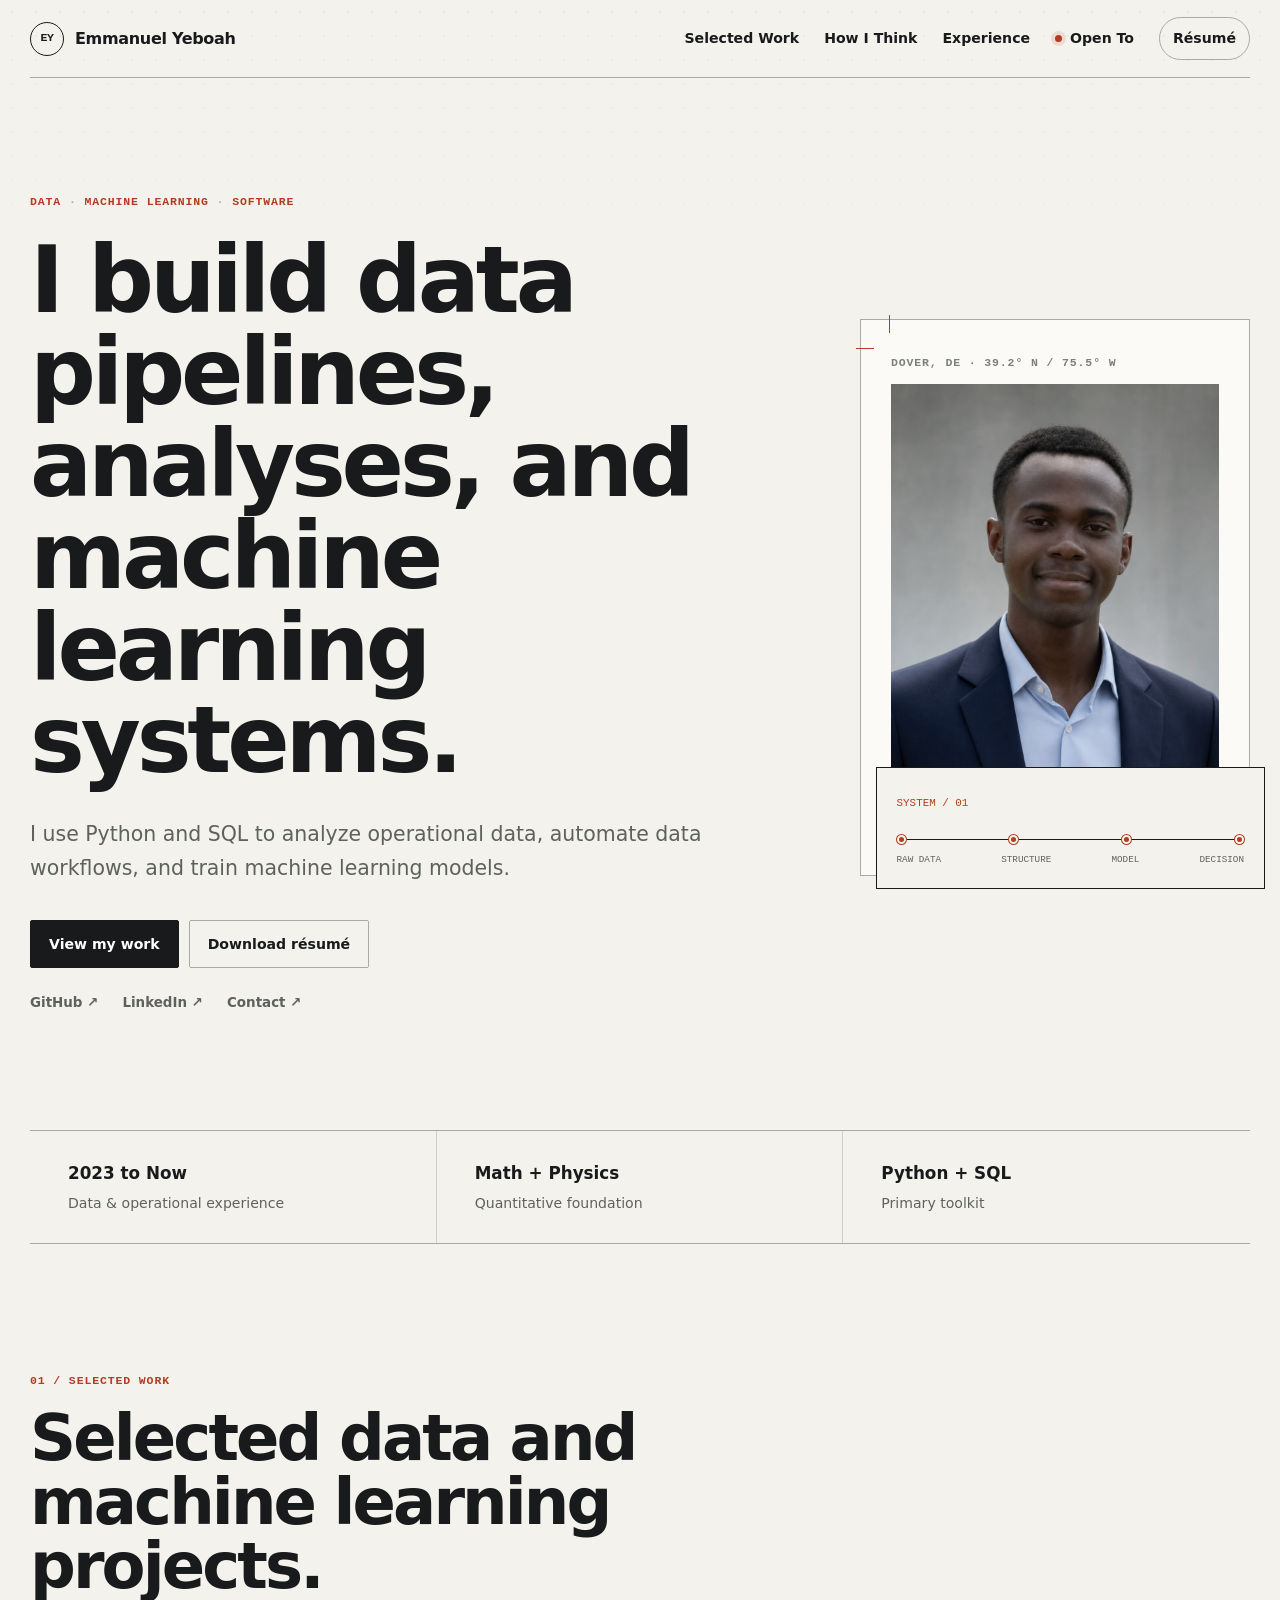
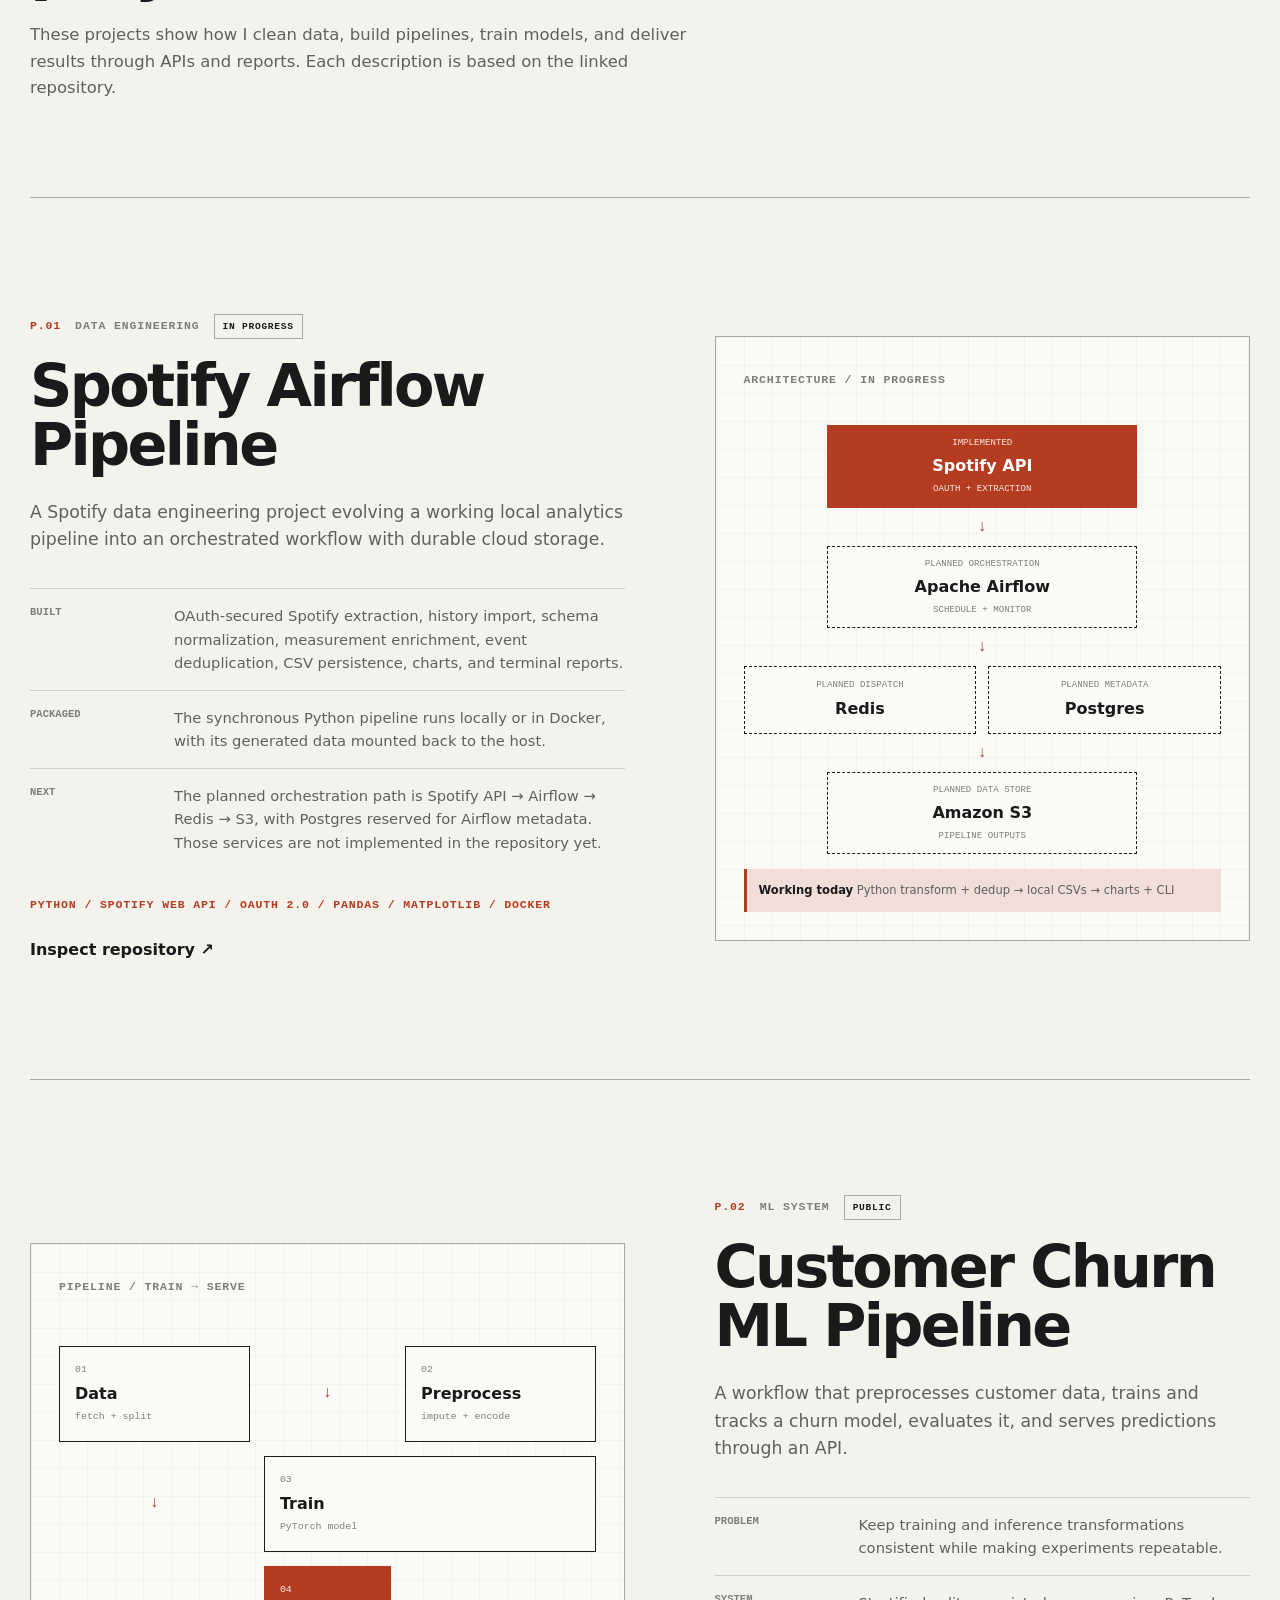
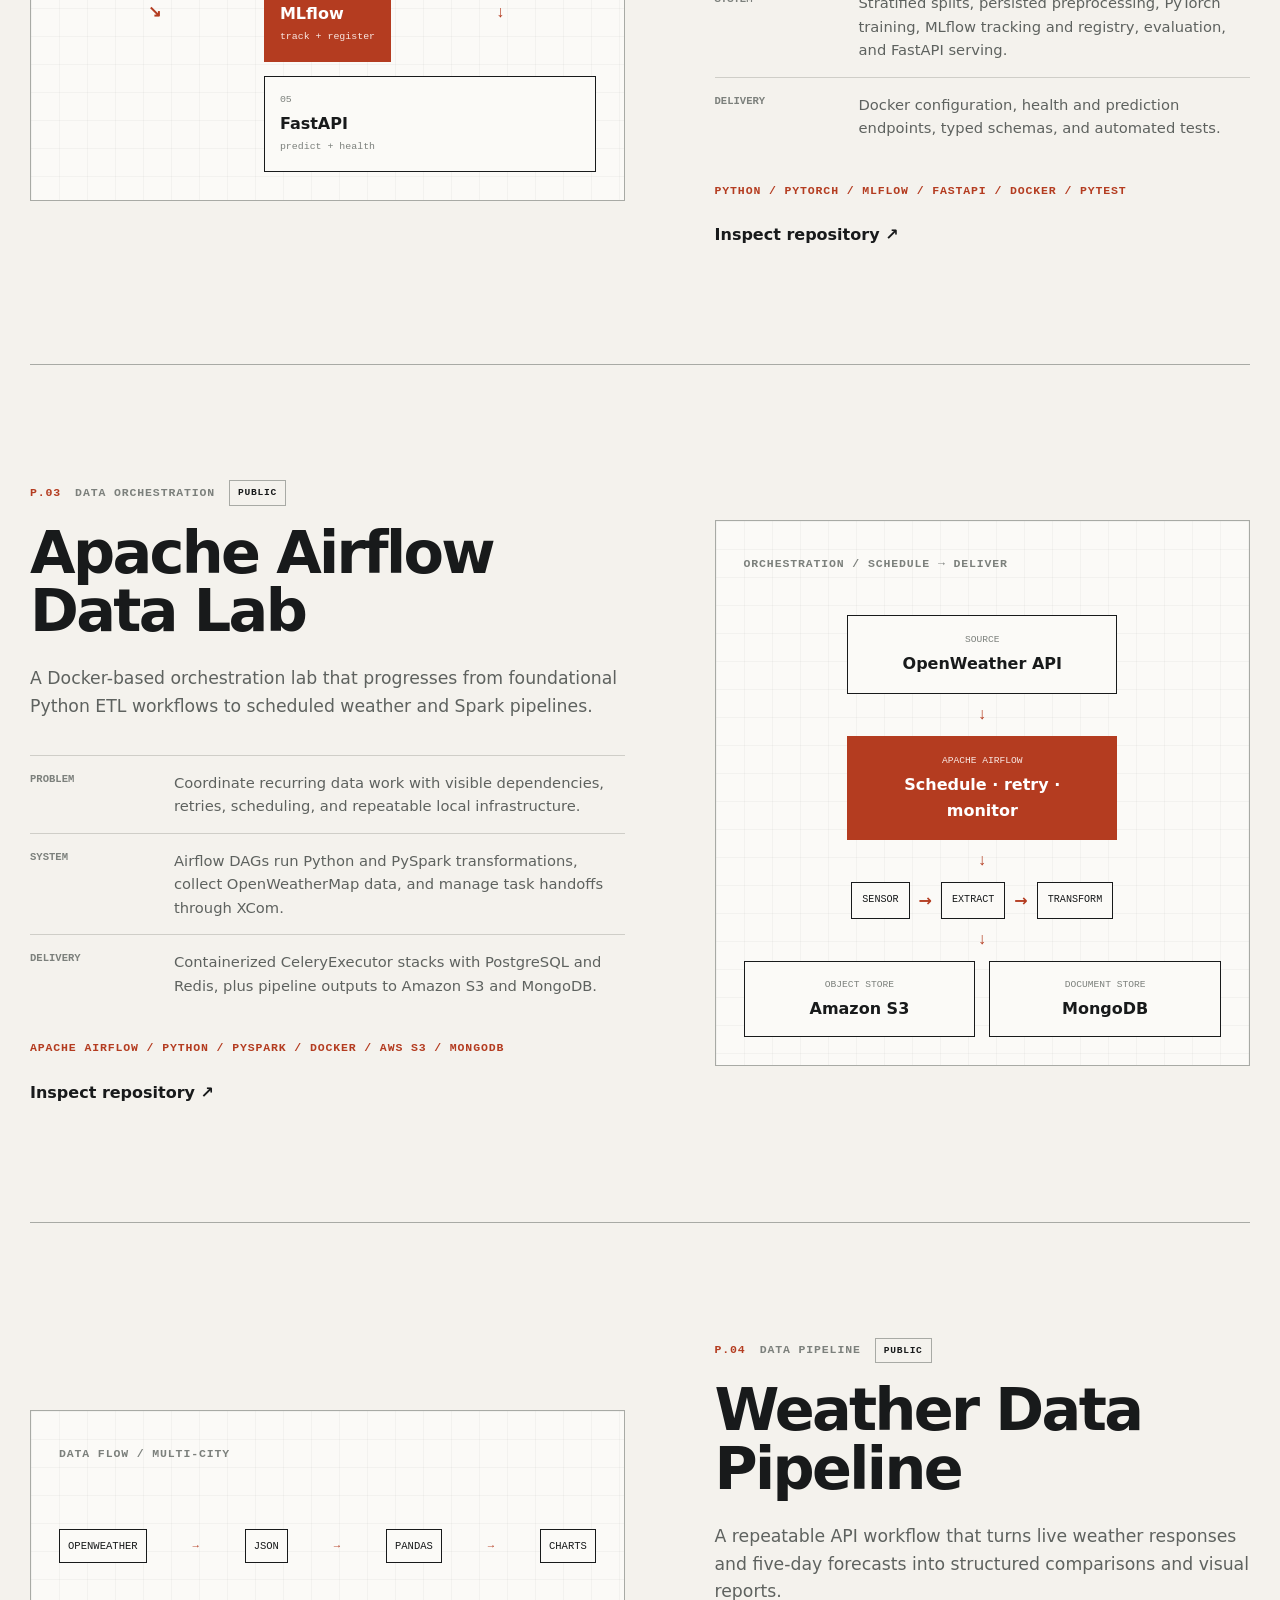
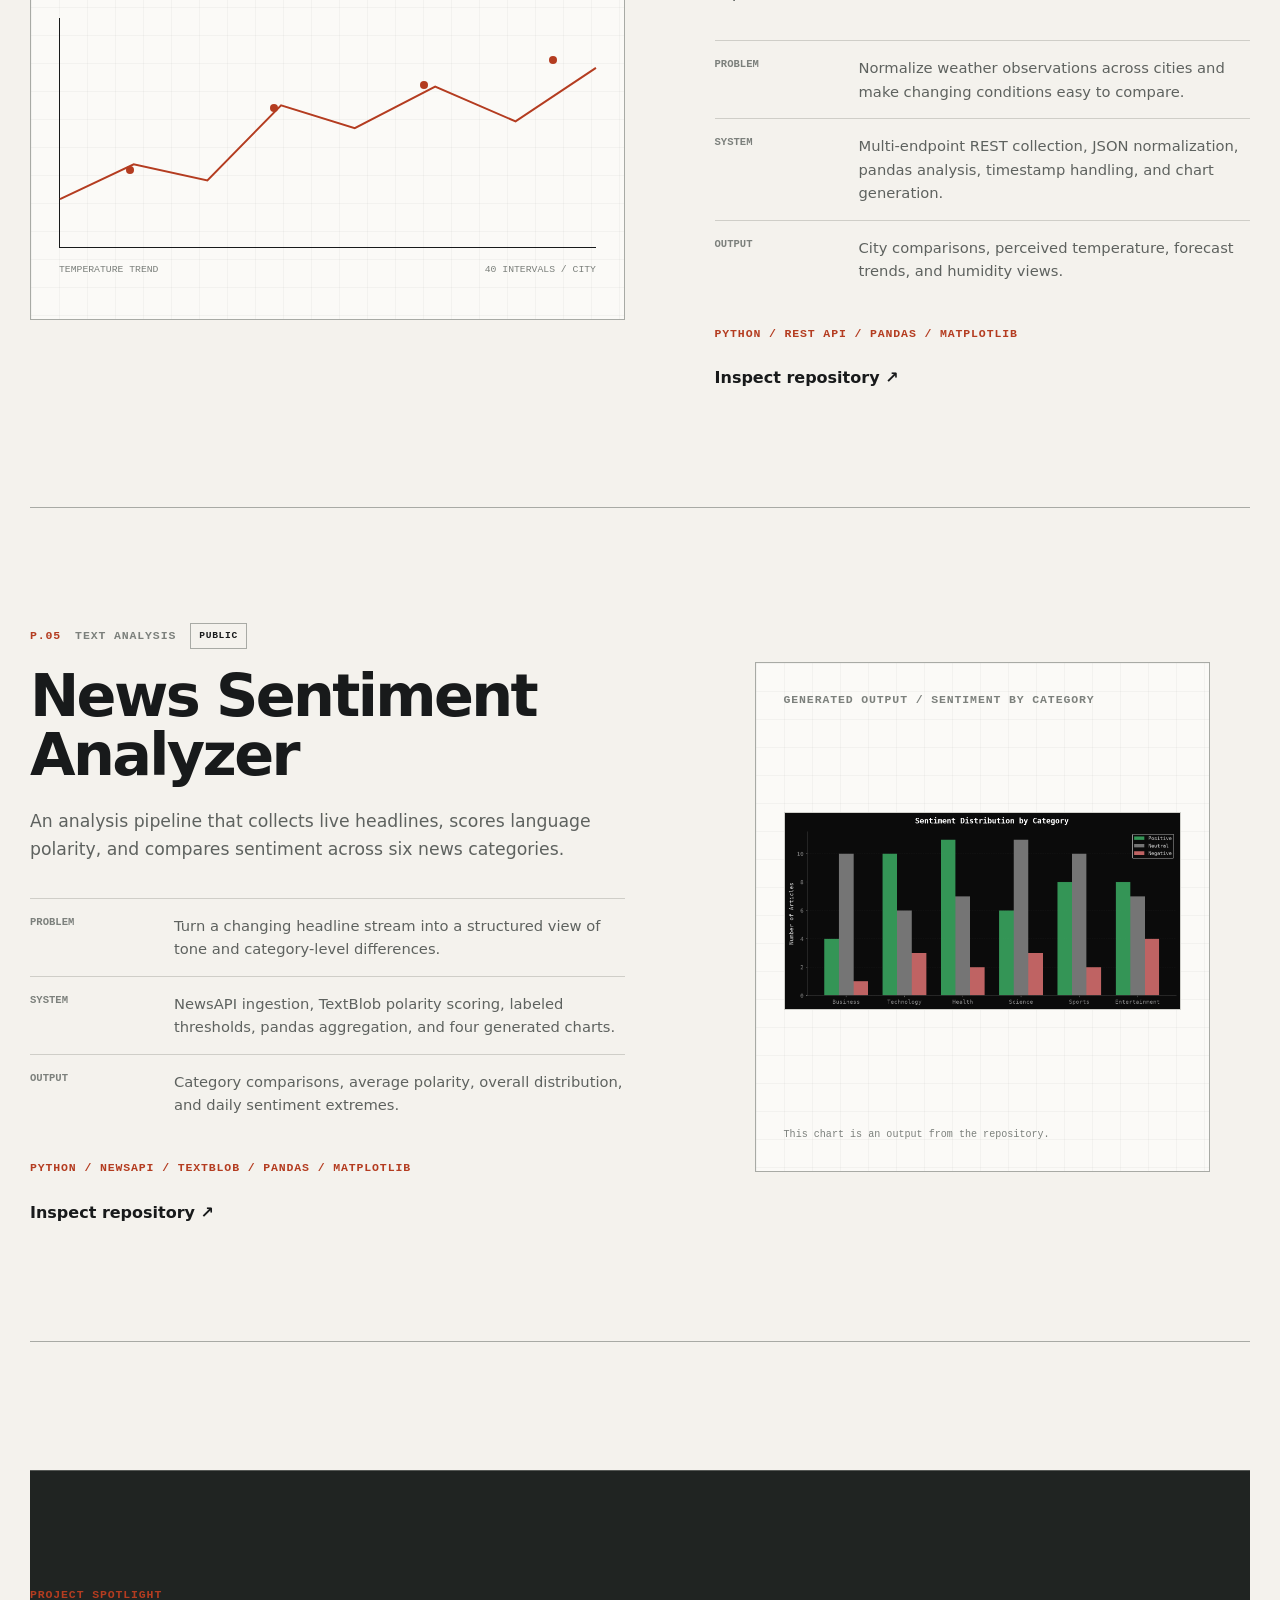
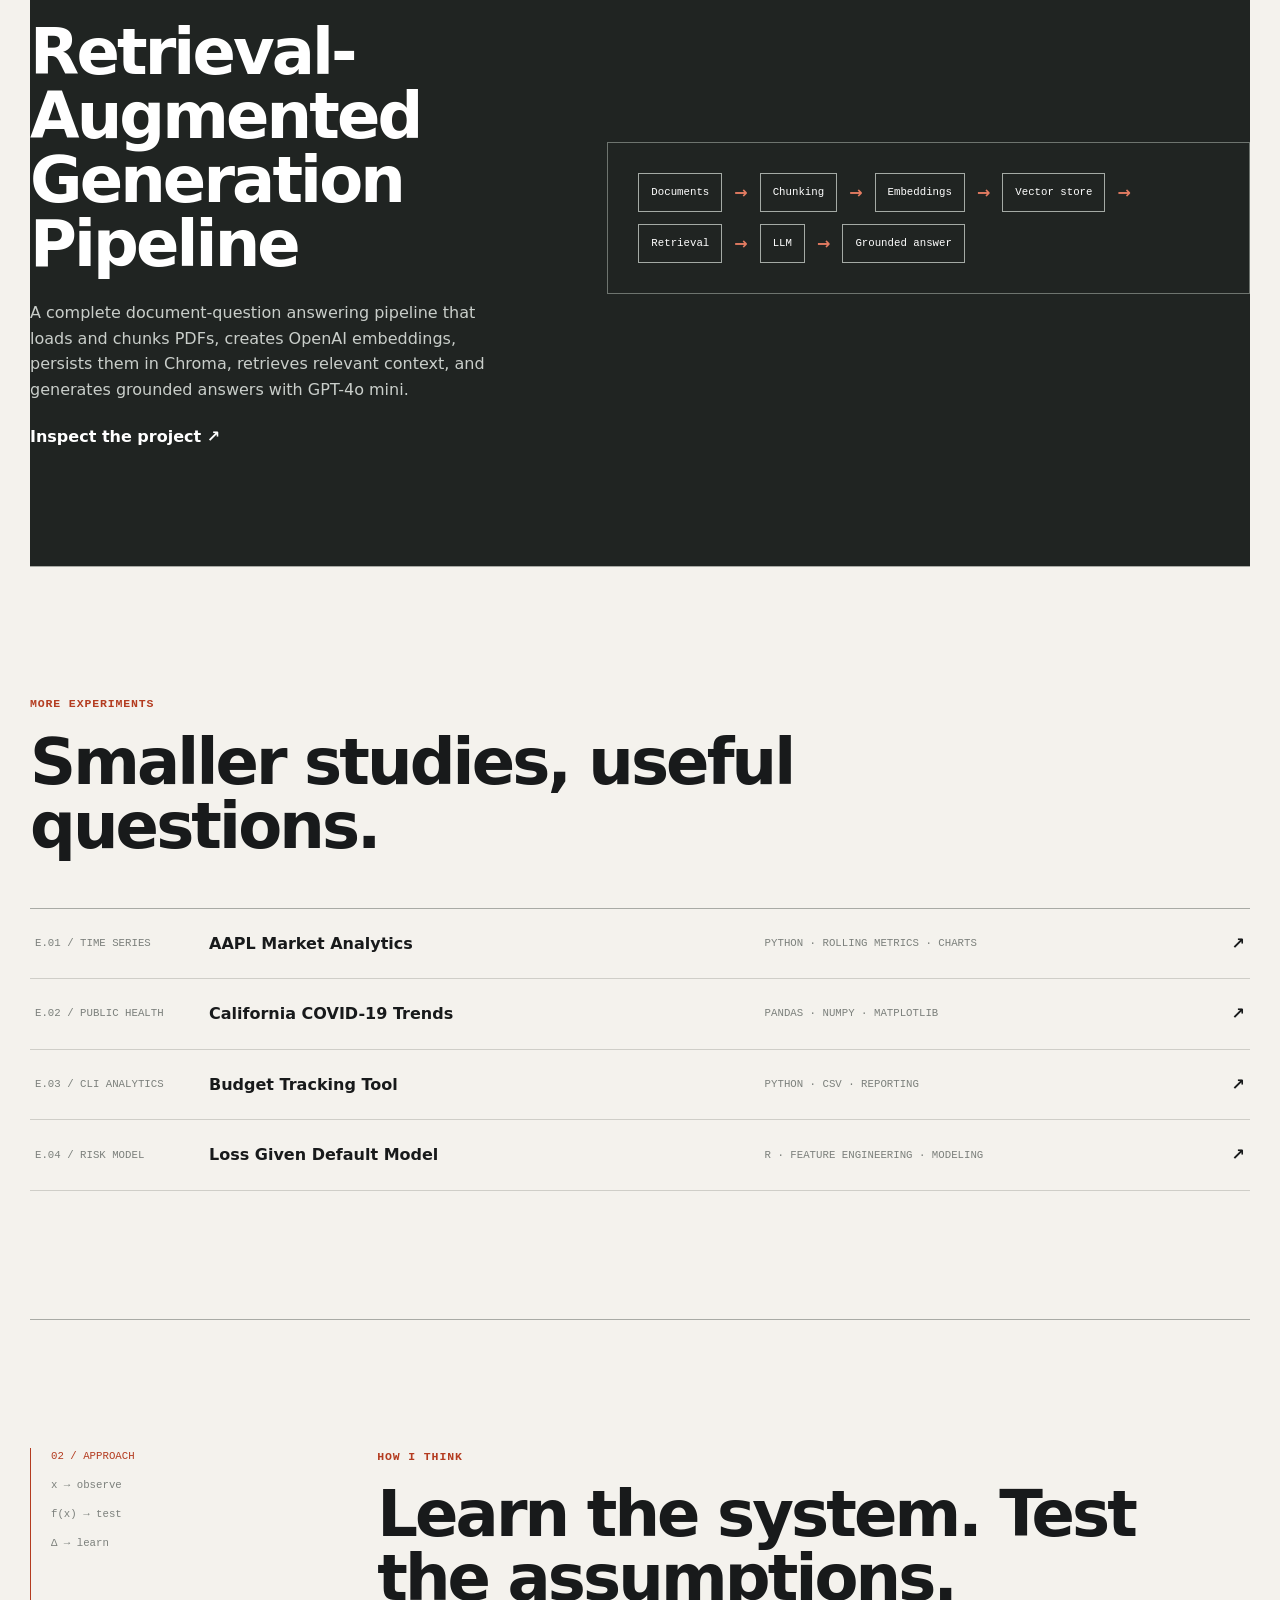
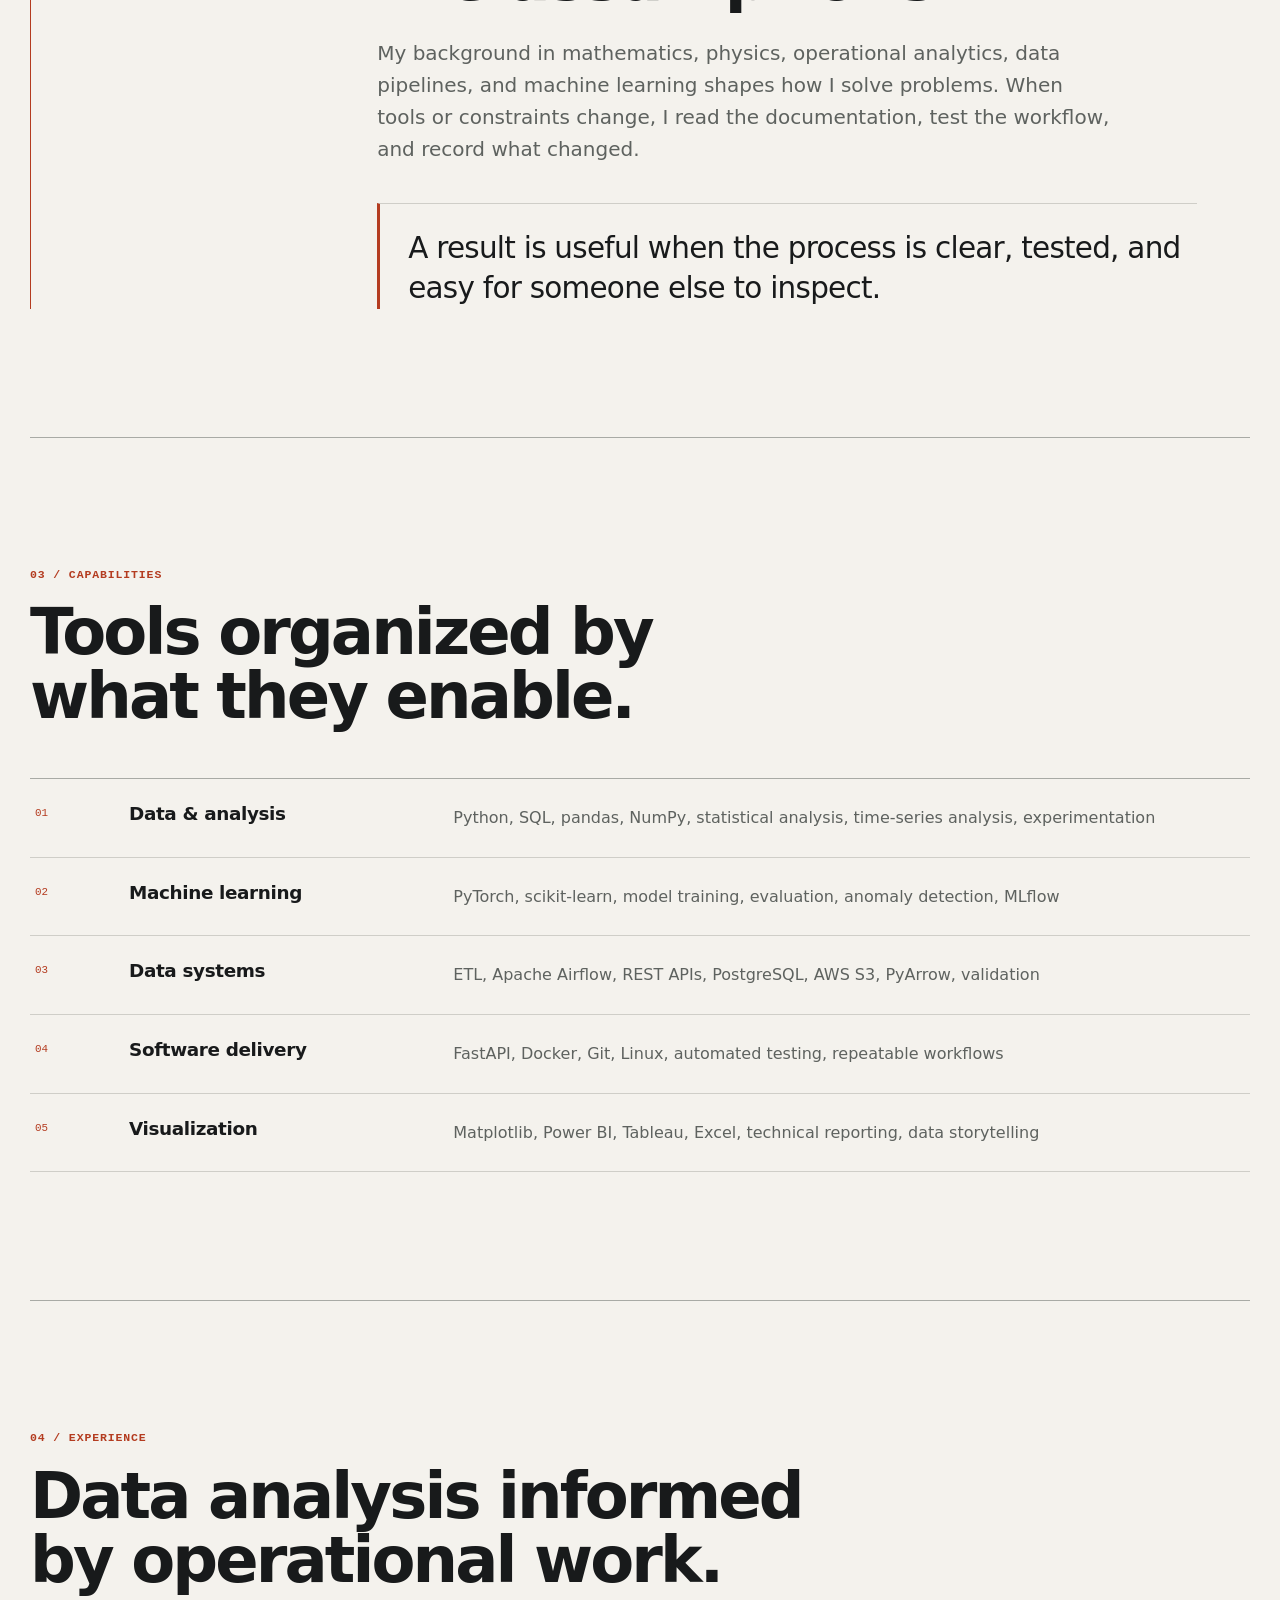
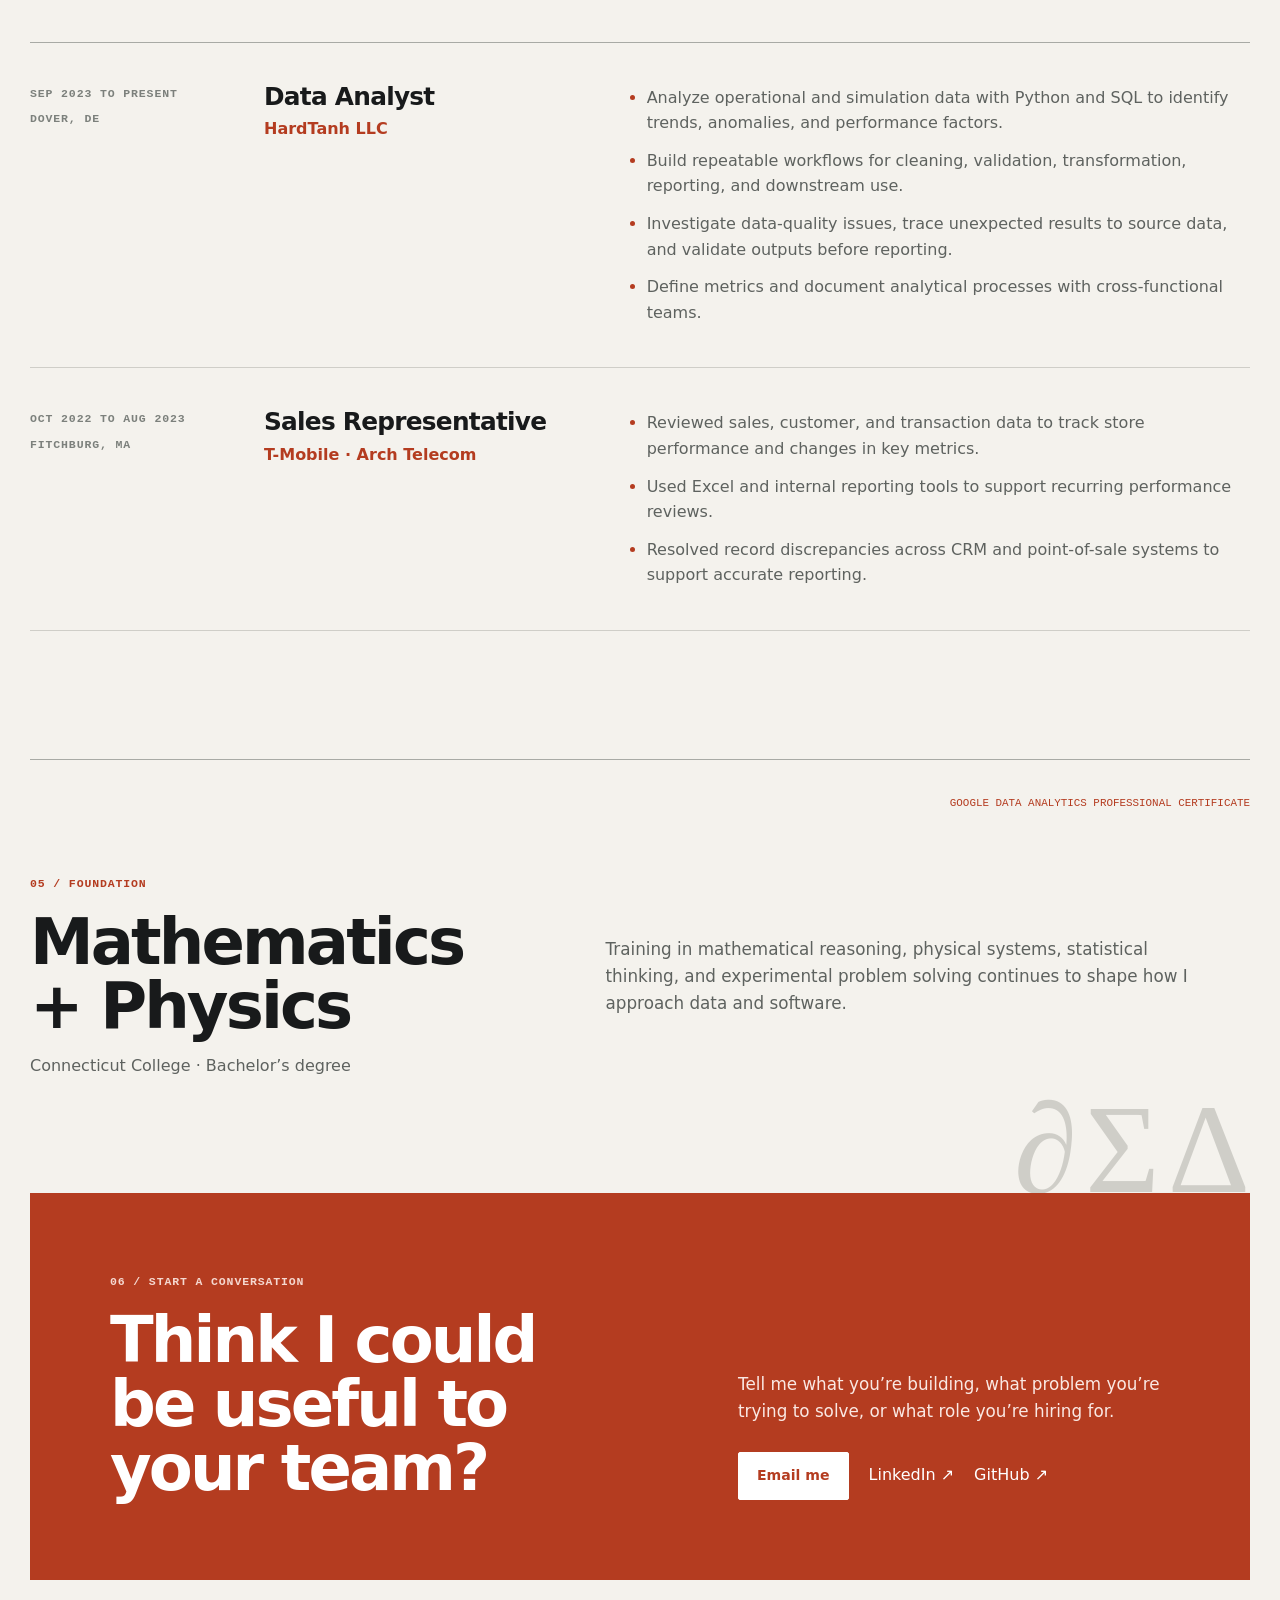
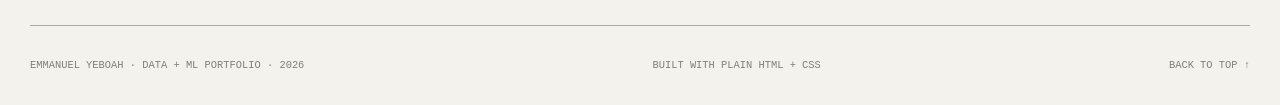
<file: index.html>
<!doctype html>
<html lang="en">
  <head>
    <meta charset="utf-8" />
    <meta name="viewport" content="width=device-width, initial-scale=1" />
    <meta name="description" content="Emmanuel Yeboah uses Python and SQL for data analysis, data pipelines, and machine learning." />
    <meta name="theme-color" content="#f4f2ed" />
    <meta property="og:title" content="Emmanuel Yeboah | Data, ML &amp; Software" />
    <meta property="og:description" content="A portfolio of data analysis, data engineering, machine learning, and software projects." />
    <meta property="og:type" content="website" />
    <meta property="og:url" content="https://mannyyebz.github.io/" />
    <meta property="og:image" content="https://mannyyebz.github.io/assets/professional-headshot.png" />
    <title>Emmanuel Yeboah | Data, ML &amp; Software</title>
    <link rel="icon" href="assets/professional-headshot.png" />
    <link rel="preload" as="image" href="assets/professional-headshot.png" />
    <link rel="stylesheet" href="styles.css" />
    <script data-goatcounter="https://mannyyebz-portfolio.goatcounter.com/count"
            async src="https://gc.zgo.at/count.js"></script>
  </head>
  <body>
    <a class="skip-link" href="#content">Skip to content</a>
    <header class="site-header">
      <a class="brand" href="#top" aria-label="Emmanuel Yeboah, home">
        <span class="brand-initials" aria-hidden="true">EY</span>
        <span>Emmanuel Yeboah</span>
      </a>
      <nav class="nav-links" aria-label="Primary navigation">
        <a href="#work">Selected Work</a>
        <a href="#approach">How I Think</a>
        <a href="#experience">Experience</a>
        <a class="nav-open-to" href="open-to.html"><span aria-hidden="true"></span>Open To</a>
        <a class="nav-resume" href="assets/emmanuel-yeboah-resume.pdf" download>Résumé</a>
      </nav>
    </header>

    <main id="content">
      <section class="hero section-shell" id="top" aria-labelledby="hero-title">
        <div class="hero-copy">
          <p class="kicker">Data <span>·</span> Machine Learning <span>·</span> Software</p>
          <h1 id="hero-title">I build data pipelines, analyses, and machine learning systems.</h1>
          <p class="hero-intro">I use Python and SQL to analyze operational data, automate data workflows, and train machine learning models.</p>
          <div class="hero-actions" aria-label="Primary actions">
            <a class="button button-primary" href="#work">View my work</a>
            <a class="button" href="assets/emmanuel-yeboah-resume.pdf" download>Download résumé</a>
          </div>
          <div class="text-links" aria-label="Profile links">
            <a href="https://github.com/MannyYebz">GitHub <span aria-hidden="true">↗</span></a>
            <a href="https://linkedin.com/in/emmanuel-yeboah-1a095a162/">LinkedIn <span aria-hidden="true">↗</span></a>
            <a href="mailto:mannyyebz@gmail.com">Contact <span aria-hidden="true">↗</span></a>
          </div>
        </div>

        <aside class="hero-visual" aria-label="Data moves from raw input through structure and modeling to decisions">
          <div class="portrait-frame">
            <span class="portrait-coordinate">Dover, DE · 39.2° N / 75.5° W</span>
            <img src="assets/professional-headshot.png" alt="Emmanuel Yeboah" />
            <span class="portrait-caption">Emmanuel Yeboah<br />Data + ML systems</span>
          </div>
          <div class="flow-figure" aria-hidden="true">
            <span class="flow-label">SYSTEM / 01</span>
            <div class="flow-track"><i></i><i></i><i></i><i></i></div>
            <div class="flow-steps"><span>raw data</span><span>structure</span><span>model</span><span>decision</span></div>
          </div>
        </aside>
      </section>

      <section class="credibility section-shell" aria-label="Professional highlights">
        <div><strong>2023 to Now</strong><span>Data &amp; operational experience</span></div>
        <div><strong>Math + Physics</strong><span>Quantitative foundation</span></div>
        <div><strong>Python + SQL</strong><span>Primary toolkit</span></div>
      </section>

      <section class="work-section section-shell" id="work" aria-labelledby="work-title">
        <div class="section-intro">
          <p class="section-index">01 / Selected work</p>
          <h2 id="work-title">Selected data and machine learning projects.</h2>
          <p>These projects show how I clean data, build pipelines, train models, and deliver results through APIs and reports. Each description is based on the linked repository.</p>
        </div>

        <div class="flagship-list">
          <article class="flagship">
            <div class="project-copy">
              <div class="project-meta"><span>P.01</span><span>Data engineering</span><span class="status">In progress</span></div>
              <h3>Spotify Airflow Pipeline</h3>
              <p class="project-lead">A Spotify data engineering project evolving a working local analytics pipeline into an orchestrated workflow with durable cloud storage.</p>
              <dl class="project-facts">
                <div><dt>Built</dt><dd>OAuth-secured Spotify extraction, history import, schema normalization, measurement enrichment, event deduplication, CSV persistence, charts, and terminal reports.</dd></div>
                <div><dt>Packaged</dt><dd>The synchronous Python pipeline runs locally or in Docker, with its generated data mounted back to the host.</dd></div>
                <div><dt>Next</dt><dd>The planned orchestration path is Spotify API → Airflow → Redis → S3, with Postgres reserved for Airflow metadata. Those services are not implemented in the repository yet.</dd></div>
              </dl>
              <p class="tech-line">PYTHON / SPOTIFY WEB API / OAUTH 2.0 / PANDAS / MATPLOTLIB / DOCKER</p>
              <a class="project-link" href="https://github.com/MannyYebz/spotify-airflow-pipeline">Inspect repository <span aria-hidden="true">↗</span></a>
            </div>
            <div class="project-visual spotify-visual" role="img" aria-label="Spotify Airflow pipeline architecture in progress: Spotify API to Airflow, Redis, and Amazon S3, with Postgres holding Airflow metadata. The current repository implements Spotify extraction and a local Python analytics pipeline; the orchestration services are planned.">
              <span class="visual-label">ARCHITECTURE / IN PROGRESS</span>
              <div class="spotify-map">
                <div class="spotify-stage spotify-implemented"><small>Implemented</small><strong>Spotify API</strong><em>OAuth + extraction</em></div>
                <b aria-hidden="true">↓</b>
                <div class="spotify-stage spotify-planned"><small>Planned orchestration</small><strong>Apache Airflow</strong><em>schedule + monitor</em></div>
                <b aria-hidden="true">↓</b>
                <div class="spotify-architecture-branch">
                  <span class="spotify-planned"><small>Planned dispatch</small><strong>Redis</strong></span>
                  <span class="spotify-planned"><small>Planned metadata</small><strong>Postgres</strong></span>
                </div>
                <b aria-hidden="true">↓</b>
                <div class="spotify-stage spotify-planned"><small>Planned data store</small><strong>Amazon S3</strong><em>pipeline outputs</em></div>
                <p class="spotify-progress"><strong>Working today</strong> Python transform + dedup → local CSVs → charts + CLI</p>
              </div>
            </div>
          </article>

          <article class="flagship flagship-reverse">
            <div class="project-copy">
              <div class="project-meta"><span>P.02</span><span>ML system</span><span class="status">Public</span></div>
              <h3>Customer Churn ML Pipeline</h3>
              <p class="project-lead">A workflow that preprocesses customer data, trains and tracks a churn model, evaluates it, and serves predictions through an API.</p>
              <dl class="project-facts">
                <div><dt>Problem</dt><dd>Keep training and inference transformations consistent while making experiments repeatable.</dd></div>
                <div><dt>System</dt><dd>Stratified splits, persisted preprocessing, PyTorch training, MLflow tracking and registry, evaluation, and FastAPI serving.</dd></div>
                <div><dt>Delivery</dt><dd>Docker configuration, health and prediction endpoints, typed schemas, and automated tests.</dd></div>
              </dl>
              <p class="tech-line">PYTHON / PYTORCH / MLFLOW / FASTAPI / DOCKER / PYTEST</p>
              <a class="project-link" href="https://github.com/MannyYebz/ml-pipeline-core">Inspect repository <span aria-hidden="true">↗</span></a>
            </div>
            <div class="project-visual architecture-visual" role="img" aria-label="Machine learning pipeline: data, preprocessing, training, MLflow, evaluation, and API">
              <span class="visual-label">PIPELINE / TRAIN → SERVE</span>
              <div class="architecture-stack">
                <div><span>01</span><strong>Data</strong><small>fetch + split</small></div>
                <b aria-hidden="true">↓</b>
                <div><span>02</span><strong>Preprocess</strong><small>impute + encode</small></div>
                <b aria-hidden="true">↓</b>
                <div><span>03</span><strong>Train</strong><small>PyTorch model</small></div>
                <b aria-hidden="true">↘</b>
                <div class="accent-node"><span>04</span><strong>MLflow</strong><small>track + register</small></div>
                <b aria-hidden="true">↓</b>
                <div><span>05</span><strong>FastAPI</strong><small>predict + health</small></div>
              </div>
            </div>
          </article>

          <article class="flagship">
            <div class="project-copy">
              <div class="project-meta"><span>P.03</span><span>Data orchestration</span><span class="status">Public</span></div>
              <h3>Apache Airflow Data Lab</h3>
              <p class="project-lead">A Docker-based orchestration lab that progresses from foundational Python ETL workflows to scheduled weather and Spark pipelines.</p>
              <dl class="project-facts">
                <div><dt>Problem</dt><dd>Coordinate recurring data work with visible dependencies, retries, scheduling, and repeatable local infrastructure.</dd></div>
                <div><dt>System</dt><dd>Airflow DAGs run Python and PySpark transformations, collect OpenWeatherMap data, and manage task handoffs through XCom.</dd></div>
                <div><dt>Delivery</dt><dd>Containerized CeleryExecutor stacks with PostgreSQL and Redis, plus pipeline outputs to Amazon S3 and MongoDB.</dd></div>
              </dl>
              <p class="tech-line">APACHE AIRFLOW / PYTHON / PYSPARK / DOCKER / AWS S3 / MONGODB</p>
              <a class="project-link" href="https://github.com/MannyYebz/apache">Inspect repository <span aria-hidden="true">↗</span></a>
            </div>
            <div class="project-visual orchestration-visual" role="img" aria-label="Apache Airflow orchestration: scheduled API extraction, Python and Spark transformations, and delivery to Amazon S3 and MongoDB">
              <span class="visual-label">ORCHESTRATION / SCHEDULE → DELIVER</span>
              <div class="orchestration-map">
                <div class="orchestration-node source-node"><small>Source</small><strong>OpenWeather API</strong></div>
                <b aria-hidden="true">↓</b>
                <div class="orchestration-node airflow-node"><small>Apache Airflow</small><strong>Schedule · retry · monitor</strong></div>
                <b aria-hidden="true">↓</b>
                <div class="task-chain"><span>Sensor</span><b>→</b><span>Extract</span><b>→</b><span>Transform</span></div>
                <b aria-hidden="true">↓</b>
                <div class="output-nodes"><span><small>Object store</small><strong>Amazon S3</strong></span><span><small>Document store</small><strong>MongoDB</strong></span></div>
              </div>
            </div>
          </article>

          <article class="flagship flagship-reverse">
            <div class="project-copy">
              <div class="project-meta"><span>P.04</span><span>Data pipeline</span><span class="status">Public</span></div>
              <h3>Weather Data Pipeline</h3>
              <p class="project-lead">A repeatable API workflow that turns live weather responses and five-day forecasts into structured comparisons and visual reports.</p>
              <dl class="project-facts">
                <div><dt>Problem</dt><dd>Normalize weather observations across cities and make changing conditions easy to compare.</dd></div>
                <div><dt>System</dt><dd>Multi-endpoint REST collection, JSON normalization, pandas analysis, timestamp handling, and chart generation.</dd></div>
                <div><dt>Output</dt><dd>City comparisons, perceived temperature, forecast trends, and humidity views.</dd></div>
              </dl>
              <p class="tech-line">PYTHON / REST API / PANDAS / MATPLOTLIB</p>
              <a class="project-link" href="https://github.com/MannyYebz/weather-data-pipeline">Inspect repository <span aria-hidden="true">↗</span></a>
            </div>
            <div class="project-visual pipeline-visual" role="img" aria-label="Weather pipeline: API request, JSON normalization, pandas analysis, and charts">
              <span class="visual-label">DATA FLOW / MULTI-CITY</span>
              <div class="pipeline-row"><span>OpenWeather</span><b>→</b><span>JSON</span><b>→</b><span>pandas</span><b>→</b><span>charts</span></div>
              <div class="mini-plot" aria-hidden="true">
                <span class="axis-y"></span><span class="axis-x"></span>
                <svg viewBox="0 0 400 150" role="presentation"><polyline points="0,118 55,92 110,104 165,48 220,65 280,34 340,60 400,20" /></svg>
                <i style="left:13%;bottom:34%"></i><i style="left:40%;bottom:61%"></i><i style="left:68%;bottom:71%"></i><i style="left:92%;bottom:82%"></i>
              </div>
              <div class="plot-key"><span>temperature trend</span><span>40 intervals / city</span></div>
            </div>
          </article>

          <article class="flagship">
            <div class="project-copy">
              <div class="project-meta"><span>P.05</span><span>Text analysis</span><span class="status">Public</span></div>
              <h3>News Sentiment Analyzer</h3>
              <p class="project-lead">An analysis pipeline that collects live headlines, scores language polarity, and compares sentiment across six news categories.</p>
              <dl class="project-facts">
                <div><dt>Problem</dt><dd>Turn a changing headline stream into a structured view of tone and category-level differences.</dd></div>
                <div><dt>System</dt><dd>NewsAPI ingestion, TextBlob polarity scoring, labeled thresholds, pandas aggregation, and four generated charts.</dd></div>
                <div><dt>Output</dt><dd>Category comparisons, average polarity, overall distribution, and daily sentiment extremes.</dd></div>
              </dl>
              <p class="tech-line">PYTHON / NEWSAPI / TEXTBLOB / PANDAS / MATPLOTLIB</p>
              <a class="project-link" href="https://github.com/MannyYebz/news-sentiment-analyzer">Inspect repository <span aria-hidden="true">↗</span></a>
            </div>
            <figure class="project-visual chart-visual">
              <span class="visual-label">GENERATED OUTPUT / SENTIMENT BY CATEGORY</span>
              <img src="assets/news-sentiment-chart.png" alt="Bar chart comparing positive, neutral, and negative headline counts across six news categories" loading="lazy" />
              <figcaption>This chart is an output from the repository.</figcaption>
            </figure>
          </article>
        </div>
      </section>

      <section class="building-section section-shell" id="building" aria-labelledby="building-title">
        <div class="building-copy">
          <p class="section-index">Project spotlight</p>
          <h2 id="building-title">Retrieval-Augmented Generation Pipeline</h2>
          <p>A complete document-question answering pipeline that loads and chunks PDFs, creates OpenAI embeddings, persists them in Chroma, retrieves relevant context, and generates grounded answers with GPT-4o mini.</p>
          <a class="project-link" href="https://github.com/MannyYebz/rag-project">Inspect the project <span aria-hidden="true">↗</span></a>
        </div>
        <div class="rag-flow" role="img" aria-label="RAG flow: documents, chunking, embeddings, vector store, retrieval, language model, grounded answer">
          <span>Documents</span><b>→</b><span>Chunking</span><b>→</b><span>Embeddings</span><b>→</b><span>Vector store</span><b>→</b><span>Retrieval</span><b>→</b><span>LLM</span><b>→</b><span>Grounded answer</span>
        </div>
      </section>

      <section class="other-work section-shell" aria-labelledby="other-work-title">
        <div class="compact-heading"><p class="section-index">More experiments</p><h2 id="other-work-title">Smaller studies, useful questions.</h2></div>
        <div class="experiment-list">
          <a href="https://github.com/MannyYebz/stock_market_analytics"><span>E.01 / Time series</span><strong>AAPL Market Analytics</strong><em>Python · rolling metrics · charts</em><b>↗</b></a>
          <a href="https://github.com/MannyYebz/covid-analytics"><span>E.02 / Public health</span><strong>California COVID-19 Trends</strong><em>pandas · NumPy · Matplotlib</em><b>↗</b></a>
          <a href="https://github.com/MannyYebz/budget-tracker"><span>E.03 / CLI analytics</span><strong>Budget Tracking Tool</strong><em>Python · CSV · reporting</em><b>↗</b></a>
          <a href="https://github.com/MannyYebz/BLMC"><span>E.04 / Risk model</span><strong>Loss Given Default Model</strong><em>R · feature engineering · modeling</em><b>↗</b></a>
        </div>
      </section>

      <section class="approach-section section-shell" id="approach" aria-labelledby="approach-title">
        <div class="margin-note" aria-hidden="true"><span>02 / Approach</span><i>x → observe</i><i>f(x) → test</i><i>Δ → learn</i></div>
        <div class="approach-copy">
          <p class="section-index">How I think</p>
          <h2 id="approach-title">Learn the system. Test the assumptions.</h2>
          <p>My background in mathematics, physics, operational analytics, data pipelines, and machine learning shapes how I solve problems. When tools or constraints change, I read the documentation, test the workflow, and record what changed.</p>
          <blockquote>A result is useful when the process is clear, tested, and easy for someone else to inspect.</blockquote>
        </div>
      </section>

      <section class="skills-section section-shell" id="skills" aria-labelledby="skills-title">
        <div class="compact-heading"><p class="section-index">03 / Capabilities</p><h2 id="skills-title">Tools organized by what they enable.</h2></div>
        <div class="capability-table">
          <article><span>01</span><h3>Data &amp; analysis</h3><p>Python, SQL, pandas, NumPy, statistical analysis, time-series analysis, experimentation</p></article>
          <article><span>02</span><h3>Machine learning</h3><p>PyTorch, scikit-learn, model training, evaluation, anomaly detection, MLflow</p></article>
          <article><span>03</span><h3>Data systems</h3><p>ETL, Apache Airflow, REST APIs, PostgreSQL, AWS S3, PyArrow, validation</p></article>
          <article><span>04</span><h3>Software delivery</h3><p>FastAPI, Docker, Git, Linux, automated testing, repeatable workflows</p></article>
          <article><span>05</span><h3>Visualization</h3><p>Matplotlib, Power BI, Tableau, Excel, technical reporting, data storytelling</p></article>
        </div>
      </section>

      <section class="experience-section section-shell" id="experience" aria-labelledby="experience-title">
        <div class="compact-heading"><p class="section-index">04 / Experience</p><h2 id="experience-title">Data analysis informed by operational work.</h2></div>
        <div class="experience-list">
          <article>
            <div class="role-meta"><span>Sep 2023 to Present</span><span>Dover, DE</span></div>
            <div><h3>Data Analyst</h3><p class="company">HardTanh LLC</p></div>
            <ul><li>Analyze operational and simulation data with Python and SQL to identify trends, anomalies, and performance factors.</li><li>Build repeatable workflows for cleaning, validation, transformation, reporting, and downstream use.</li><li>Investigate data-quality issues, trace unexpected results to source data, and validate outputs before reporting.</li><li>Define metrics and document analytical processes with cross-functional teams.</li></ul>
          </article>
          <article>
            <div class="role-meta"><span>Oct 2022 to Aug 2023</span><span>Fitchburg, MA</span></div>
            <div><h3>Sales Representative</h3><p class="company">T-Mobile · Arch Telecom</p></div>
            <ul><li>Reviewed sales, customer, and transaction data to track store performance and changes in key metrics.</li><li>Used Excel and internal reporting tools to support recurring performance reviews.</li><li>Resolved record discrepancies across CRM and point-of-sale systems to support accurate reporting.</li></ul>
          </article>
        </div>
      </section>

      <section class="education-section section-shell" aria-labelledby="education-title">
        <div><p class="section-index">05 / Foundation</p><h2 id="education-title">Mathematics + Physics</h2><p>Connecticut College · Bachelor’s degree</p></div>
        <p>Training in mathematical reasoning, physical systems, statistical thinking, and experimental problem solving continues to shape how I approach data and software.</p>
        <div class="education-mark" aria-hidden="true"><span>∂</span><span>Σ</span><span>Δ</span></div>
        <p class="certificate">Google Data Analytics Professional Certificate</p>
      </section>

      <section class="contact-section section-shell" id="contact" aria-labelledby="contact-title">
        <div><p class="section-index">06 / Start a conversation</p><h2 id="contact-title">Think I could be useful to your team?</h2></div>
        <div><p>Tell me what you’re building, what problem you’re trying to solve, or what role you’re hiring for.</p><div class="contact-actions"><a class="button button-light" href="mailto:mannyyebz@gmail.com">Email me</a><a href="https://linkedin.com/in/emmanuel-yeboah-1a095a162/">LinkedIn ↗</a><a href="https://github.com/MannyYebz">GitHub ↗</a></div></div>
      </section>
    </main>

    <footer class="site-footer">
      <span>Emmanuel Yeboah · Data + ML portfolio · 2026</span>
      <span>Built with plain HTML + CSS</span>
      <a href="#top">Back to top ↑</a>
    </footer>
  </body>
</html>
</file>
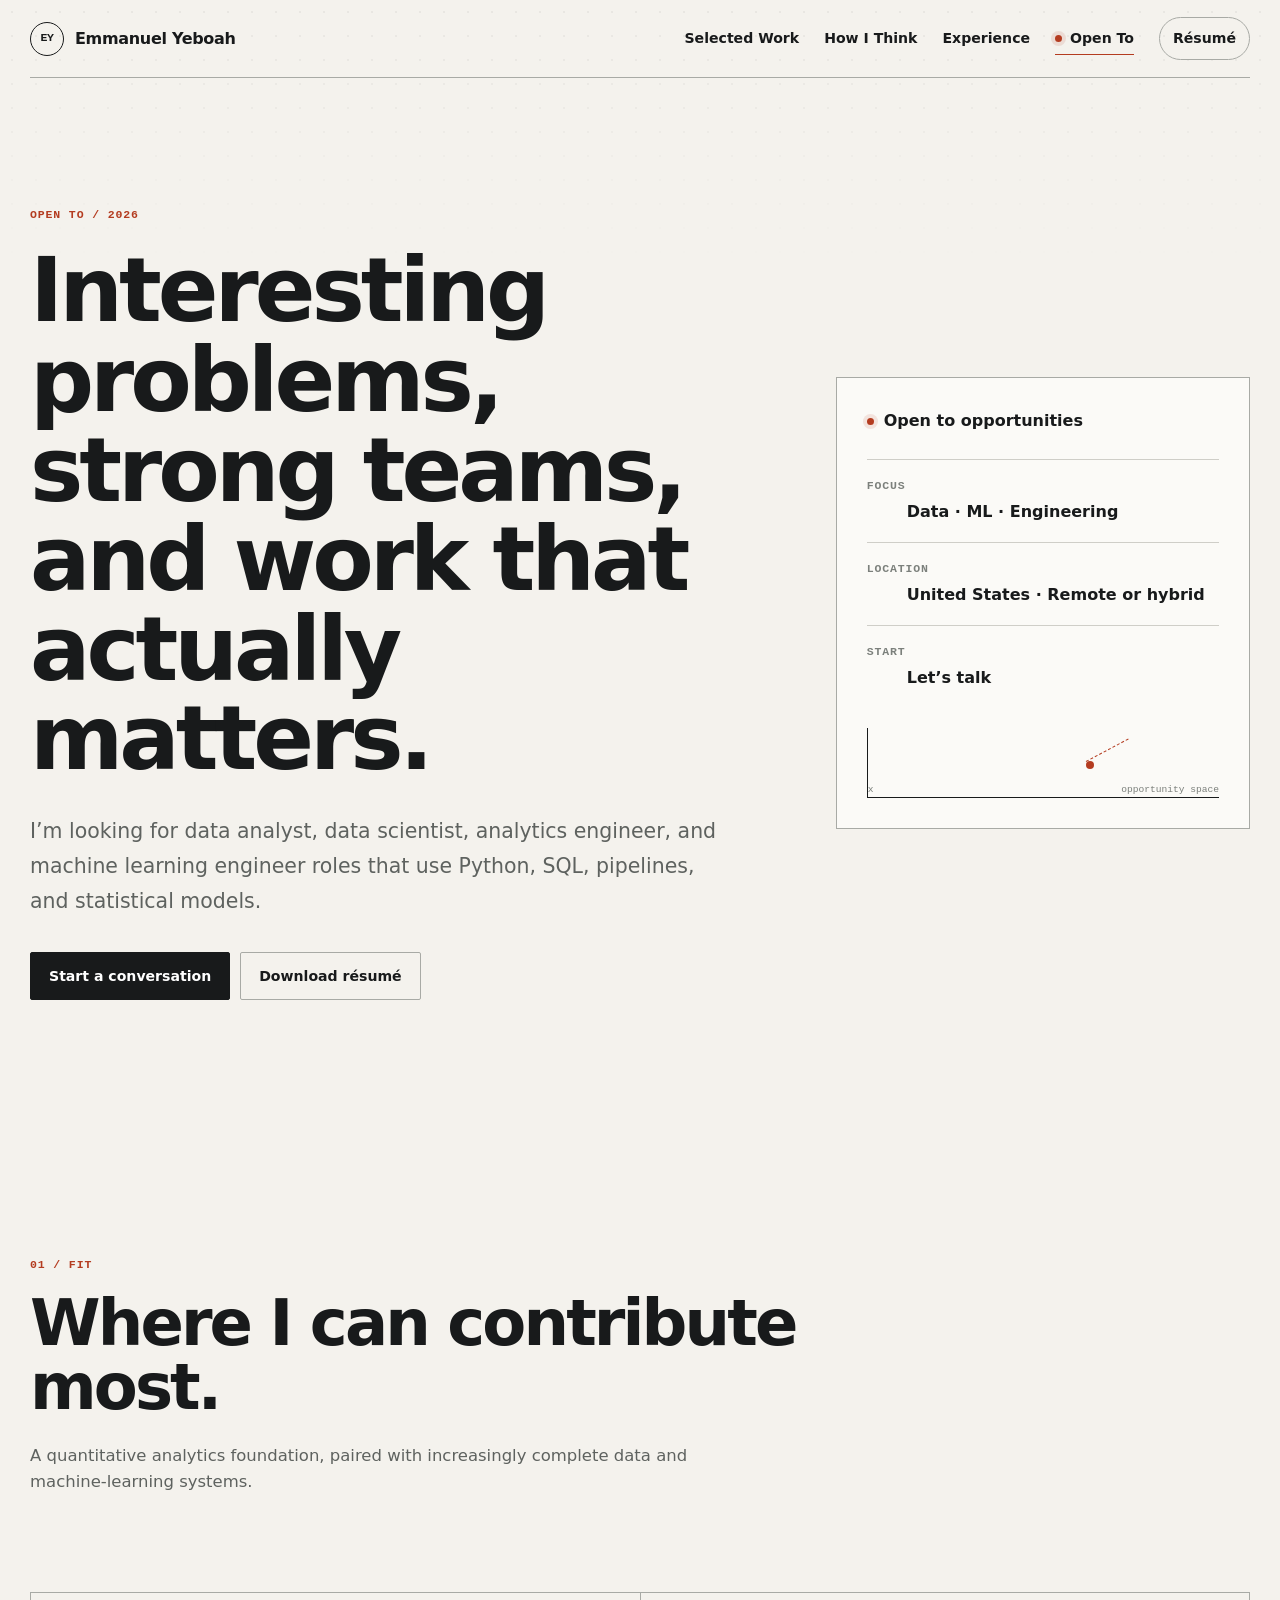
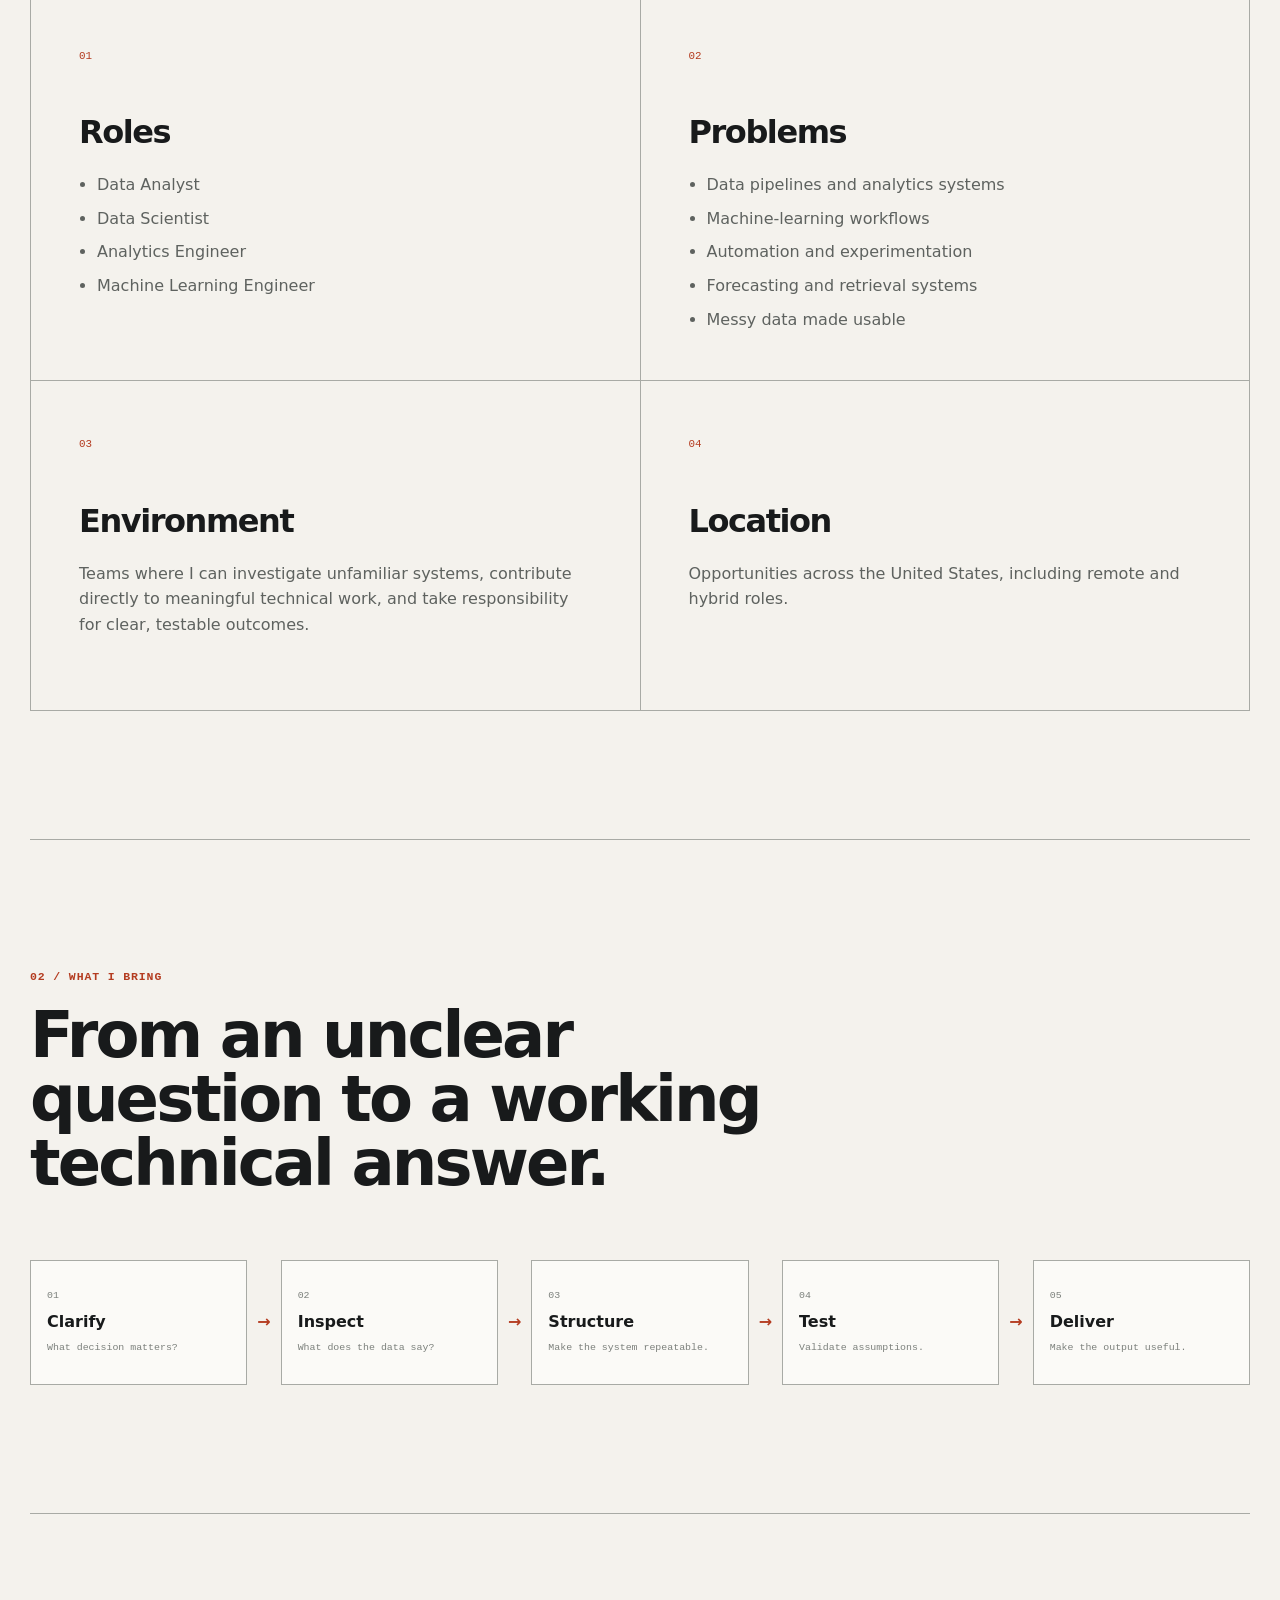
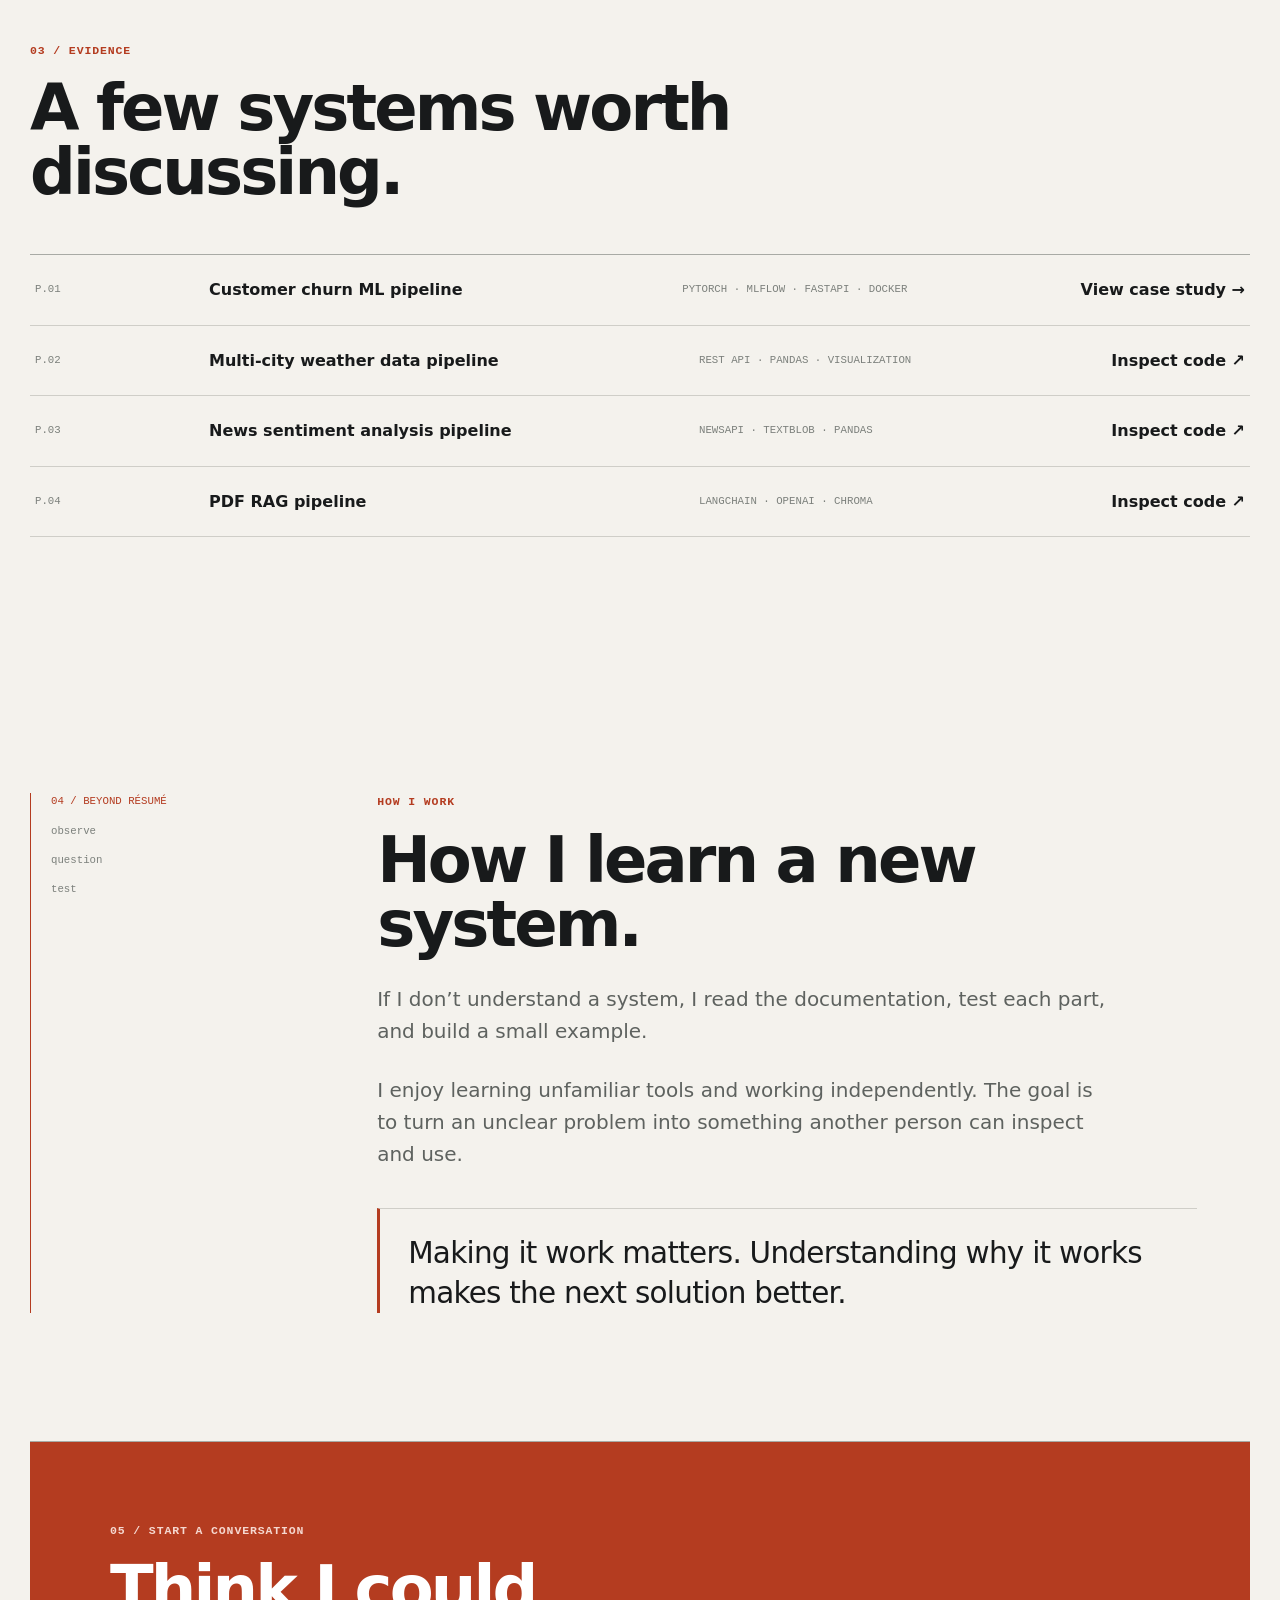
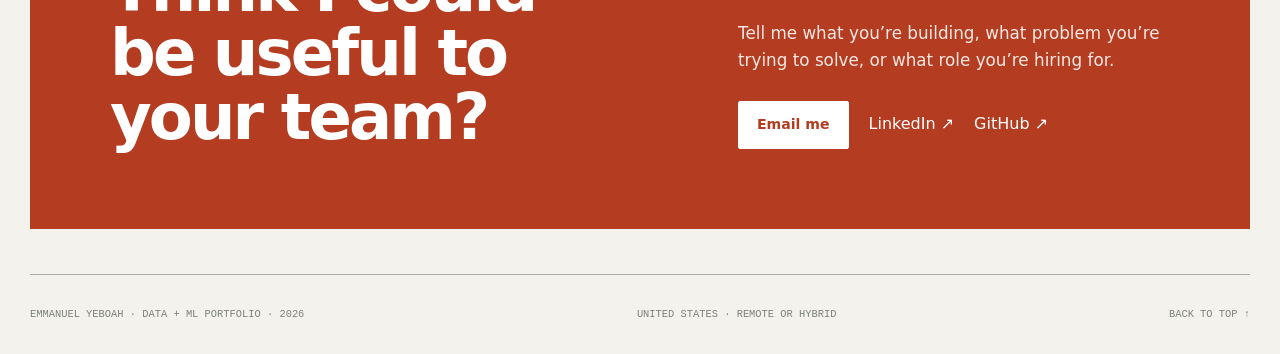
<file: open-to.html>
<!doctype html>
<html lang="en">
  <head>
    <meta charset="utf-8" />
    <meta name="viewport" content="width=device-width, initial-scale=1" />
    <meta name="description" content="Emmanuel Yeboah is open to data analysis, data engineering, and machine learning opportunities in the United States." />
    <meta name="theme-color" content="#f4f2ed" />
    <meta property="og:title" content="Open To Opportunities | Emmanuel Yeboah" />
    <meta property="og:description" content="Data analysis, data engineering, and machine learning opportunities." />
    <meta property="og:type" content="website" />
    <meta property="og:url" content="https://mannyyebz.github.io/open-to.html" />
    <meta property="og:image" content="https://mannyyebz.github.io/assets/professional-headshot.png" />
    <title>Open To Opportunities | Emmanuel Yeboah</title>
    <link rel="icon" href="assets/professional-headshot.png" />
    <link rel="stylesheet" href="styles.css" />
    <script data-goatcounter="https://mannyyebz-portfolio.goatcounter.com/count"
            async src="https://gc.zgo.at/count.js"></script>
  </head>
  <body class="open-page">
    <a class="skip-link" href="#content">Skip to content</a>
    <header class="site-header">
      <a class="brand" href="index.html" aria-label="Emmanuel Yeboah, home"><span class="brand-initials" aria-hidden="true">EY</span><span>Emmanuel Yeboah</span></a>
      <nav class="nav-links" aria-label="Primary navigation">
        <a href="index.html#work">Selected Work</a>
        <a href="index.html#approach">How I Think</a>
        <a href="index.html#experience">Experience</a>
        <a class="nav-open-to active" href="#top" aria-current="page"><span aria-hidden="true"></span>Open To</a>
        <a class="nav-resume" href="assets/emmanuel-yeboah-resume.pdf" download>Résumé</a>
      </nav>
    </header>

    <main id="content">
      <section class="open-hero section-shell" id="top" aria-labelledby="open-title">
        <div>
          <p class="kicker">Open to / 2026</p>
          <h1 id="open-title">Interesting problems, strong teams, and work that actually matters.</h1>
          <p class="hero-intro">I’m looking for data analyst, data scientist, analytics engineer, and machine learning engineer roles that use Python, SQL, pipelines, and statistical models.</p>
          <div class="hero-actions"><a class="button button-primary" href="mailto:mannyyebz@gmail.com">Start a conversation</a><a class="button" href="assets/emmanuel-yeboah-resume.pdf" download>Download résumé</a></div>
        </div>
        <aside class="availability-card" aria-label="Current availability">
          <div class="availability-heading"><span aria-hidden="true"></span><strong>Open to opportunities</strong></div>
          <dl><div><dt>Focus</dt><dd>Data · ML · Engineering</dd></div><div><dt>Location</dt><dd>United States · Remote or hybrid</dd></div><div><dt>Start</dt><dd>Let’s talk</dd></div></dl>
          <div class="availability-coordinate" aria-hidden="true"><span>x</span><i></i><span>opportunity space</span></div>
        </aside>
      </section>

      <section class="opportunity-section section-shell" aria-labelledby="opportunity-title">
        <div class="section-intro"><p class="section-index">01 / Fit</p><h2 id="opportunity-title">Where I can contribute most.</h2><p>A quantitative analytics foundation, paired with increasingly complete data and machine-learning systems.</p></div>
        <div class="opportunity-grid">
          <article><span>01</span><h3>Roles</h3><ul><li>Data Analyst</li><li>Data Scientist</li><li>Analytics Engineer</li><li>Machine Learning Engineer</li></ul></article>
          <article><span>02</span><h3>Problems</h3><ul><li>Data pipelines and analytics systems</li><li>Machine-learning workflows</li><li>Automation and experimentation</li><li>Forecasting and retrieval systems</li><li>Messy data made usable</li></ul></article>
          <article><span>03</span><h3>Environment</h3><p>Teams where I can investigate unfamiliar systems, contribute directly to meaningful technical work, and take responsibility for clear, testable outcomes.</p></article>
          <article><span>04</span><h3>Location</h3><p>Opportunities across the United States, including remote and hybrid roles.</p></article>
        </div>
      </section>

      <section class="bring-section section-shell" aria-labelledby="bring-title">
        <div><p class="section-index">02 / What I bring</p><h2 id="bring-title">From an unclear question to a working technical answer.</h2></div>
        <div class="bring-flow" role="img" aria-label="Work approach: clarify, inspect, structure, test, deliver">
          <div><span>01</span><strong>Clarify</strong><small>What decision matters?</small></div><b>→</b><div><span>02</span><strong>Inspect</strong><small>What does the data say?</small></div><b>→</b><div><span>03</span><strong>Structure</strong><small>Make the system repeatable.</small></div><b>→</b><div><span>04</span><strong>Test</strong><small>Validate assumptions.</small></div><b>→</b><div><span>05</span><strong>Deliver</strong><small>Make the output useful.</small></div>
        </div>
      </section>

      <section class="proof-section section-shell" aria-labelledby="proof-title">
        <div class="compact-heading"><p class="section-index">03 / Evidence</p><h2 id="proof-title">A few systems worth discussing.</h2></div>
        <div class="proof-list">
          <a href="index.html#work"><span>P.01</span><strong>Customer churn ML pipeline</strong><em>PyTorch · MLflow · FastAPI · Docker</em><b>View case study →</b></a>
          <a href="https://github.com/MannyYebz/weather-data-pipeline"><span>P.02</span><strong>Multi-city weather data pipeline</strong><em>REST API · pandas · visualization</em><b>Inspect code ↗</b></a>
          <a href="https://github.com/MannyYebz/news-sentiment-analyzer"><span>P.03</span><strong>News sentiment analysis pipeline</strong><em>NewsAPI · TextBlob · pandas</em><b>Inspect code ↗</b></a>
          <a href="https://github.com/MannyYebz/rag-project"><span>P.04</span><strong>PDF RAG pipeline</strong><em>LangChain · OpenAI · Chroma</em><b>Inspect code ↗</b></a>
        </div>
      </section>

      <section class="beyond-section section-shell" aria-labelledby="beyond-title">
        <div class="margin-note" aria-hidden="true"><span>04 / Beyond résumé</span><i>observe</i><i>question</i><i>test</i></div>
        <div><p class="section-index">How I work</p><h2 id="beyond-title">How I learn a new system.</h2><p>If I don’t understand a system, I read the documentation, test each part, and build a small example.</p><p>I enjoy learning unfamiliar tools and working independently. The goal is to turn an unclear problem into something another person can inspect and use.</p><blockquote>Making it work matters. Understanding why it works makes the next solution better.</blockquote></div>
      </section>

      <section class="contact-section section-shell" id="contact" aria-labelledby="contact-title">
        <div><p class="section-index">05 / Start a conversation</p><h2 id="contact-title">Think I could be useful to your team?</h2></div>
        <div><p>Tell me what you’re building, what problem you’re trying to solve, or what role you’re hiring for.</p><div class="contact-actions"><a class="button button-light" href="mailto:mannyyebz@gmail.com">Email me</a><a href="https://linkedin.com/in/emmanuel-yeboah-1a095a162/">LinkedIn ↗</a><a href="https://github.com/MannyYebz">GitHub ↗</a></div></div>
      </section>
    </main>

    <footer class="site-footer"><span>Emmanuel Yeboah · Data + ML portfolio · 2026</span><span>United States · Remote or hybrid</span><a href="#top">Back to top ↑</a></footer>
  </body>
</html>
</file>
<file: styles.css>
:root {
  color-scheme: light;
  --paper: #f4f2ed;
  --paper-deep: #ebe8e1;
  --surface: #fbfaf7;
  --ink: #181a1b;
  --muted: #5e625f;
  --soft: #7c807c;
  --line: #cfcec8;
  --line-dark: #a8aaa5;
  --accent: #b43c20;
  --accent-soft: #f1ded8;
  --dark: #202422;
  --mono: "SFMono-Regular", Consolas, "Liberation Mono", monospace;
  --sans: Inter, ui-sans-serif, system-ui, -apple-system, BlinkMacSystemFont, "Segoe UI", sans-serif;
  --shell: min(1220px, calc(100% - 56px));
  --space-section: clamp(88px, 10vw, 148px);
}

* { box-sizing: border-box; }
html { scroll-behavior: smooth; }

body {
  margin: 0;
  background: var(--paper);
  color: var(--ink);
  font-family: var(--sans);
  line-height: 1.6;
  text-rendering: optimizeLegibility;
}

body::before {
  content: "";
  position: fixed;
  inset: 0;
  z-index: -1;
  pointer-events: none;
  opacity: 0.45;
  background-image: radial-gradient(circle, rgba(24, 26, 27, 0.12) 0.7px, transparent 0.8px);
  background-size: 24px 24px;
  mask-image: linear-gradient(to bottom, black, transparent 32%);
}

img { max-width: 100%; display: block; }
a { color: inherit; text-decoration: none; }
h1, h2, h3, p, blockquote, figure, dl, dd { margin-top: 0; }
h1, h2, h3 { margin-bottom: 0; line-height: 1; letter-spacing: -0.045em; }
p { margin-bottom: 0; }
ul { margin: 0; }

:focus-visible {
  outline: 3px solid var(--accent);
  outline-offset: 4px;
}

.skip-link {
  position: fixed;
  top: 12px;
  left: 12px;
  z-index: 100;
  padding: 10px 14px;
  background: var(--ink);
  color: white;
  transform: translateY(-150%);
}
.skip-link:focus { transform: translateY(0); }

.section-shell,
.site-header,
.site-footer { width: var(--shell); margin-inline: auto; }

.site-header {
  min-height: 78px;
  display: flex;
  align-items: center;
  justify-content: space-between;
  gap: 28px;
  border-bottom: 1px solid var(--line-dark);
}

.brand { display: inline-flex; align-items: center; gap: 11px; font-weight: 750; letter-spacing: -0.02em; }
.brand-initials {
  width: 34px;
  height: 34px;
  display: grid;
  place-items: center;
  border: 1px solid var(--ink);
  border-radius: 50%;
  font-family: var(--mono);
  font-size: 0.72rem;
}

.nav-links { display: flex; align-items: center; gap: 25px; font-size: 0.88rem; font-weight: 650; }
.nav-links a { position: relative; padding: 9px 0; }
.nav-links a::after {
  content: "";
  position: absolute;
  right: 0;
  bottom: 4px;
  left: 0;
  height: 1px;
  background: var(--accent);
  transform: scaleX(0);
  transform-origin: right;
  transition: transform 180ms ease;
}
.nav-links a:hover::after, .nav-links a:focus-visible::after, .nav-links .active::after { transform: scaleX(1); transform-origin: left; }
.nav-open-to { display: inline-flex; align-items: center; gap: 8px; }
.nav-open-to > span, .availability-heading > span {
  width: 7px;
  height: 7px;
  border-radius: 50%;
  background: var(--accent);
  box-shadow: 0 0 0 4px rgba(180, 60, 32, 0.12);
}
.nav-resume { padding-inline: 13px !important; border: 1px solid var(--line-dark); border-radius: 999px; }

.kicker, .section-index, .project-meta, .tech-line, .visual-label, .status, .project-note,
.role-meta, .portrait-coordinate, .portrait-caption, .availability-card dt {
  font-family: var(--mono);
  font-size: 0.72rem;
  font-weight: 700;
  letter-spacing: 0.075em;
  text-transform: uppercase;
}
.kicker, .section-index { color: var(--accent); }

.hero {
  min-height: calc(100vh - 78px);
  display: grid;
  grid-template-columns: minmax(0, 1.2fr) minmax(390px, 0.72fr);
  align-items: center;
  gap: clamp(56px, 9vw, 130px);
  padding-block: clamp(72px, 9vw, 126px);
}
.hero-copy { max-width: 820px; }
.kicker { margin-bottom: 22px; }
.kicker span { color: var(--line-dark); }
.hero h1 { max-width: 850px; font-size: clamp(3.7rem, 7.2vw, 7.7rem); }
.hero-intro { max-width: 700px; margin-top: 30px; color: var(--muted); font-size: clamp(1.08rem, 1.6vw, 1.28rem); line-height: 1.7; }
.hero-actions { display: flex; flex-wrap: wrap; gap: 10px; margin-top: 34px; }
.button {
  min-height: 48px;
  display: inline-flex;
  align-items: center;
  justify-content: center;
  padding: 0 18px;
  border: 1px solid var(--line-dark);
  border-radius: 2px;
  background: transparent;
  font-size: 0.88rem;
  font-weight: 750;
  transition: transform 160ms ease, background 160ms ease, color 160ms ease;
}
.button:hover { transform: translateY(-2px); }
.button-primary { border-color: var(--ink); background: var(--ink); color: white; }
.button-primary:hover { background: var(--accent); border-color: var(--accent); }
.text-links { display: flex; flex-wrap: wrap; gap: 24px; margin-top: 24px; color: var(--muted); font-size: 0.84rem; font-weight: 650; }
.text-links a, .project-link, .contact-actions > a:not(.button) { border-bottom: 1px solid transparent; }
.text-links a:hover, .project-link:hover, .contact-actions > a:not(.button):hover { border-color: currentColor; }

.hero-visual { position: relative; min-height: 570px; display: flex; align-items: flex-start; justify-content: flex-end; }
.portrait-frame { position: relative; width: min(100%, 390px); padding: 34px 30px 30px; border: 1px solid var(--line-dark); background: var(--surface); }
.portrait-frame::before, .portrait-frame::after { content: ""; position: absolute; background: var(--accent); }
.portrait-frame::before { top: -5px; left: 28px; width: 1px; height: 18px; }
.portrait-frame::after { top: 28px; left: -5px; width: 18px; height: 1px; }
.portrait-frame img { width: 100%; aspect-ratio: 4 / 5; object-fit: cover; object-position: center 18%; filter: saturate(0.78) contrast(1.03); }
.portrait-coordinate { display: block; margin-bottom: 12px; color: var(--soft); }
.portrait-caption { display: block; margin-top: 15px; color: var(--muted); line-height: 1.55; }
.flow-figure { position: absolute; right: -15px; bottom: 0; width: min(390px, 94%); padding: 20px; border: 1px solid var(--ink); background: var(--paper); }
.flow-label { font-family: var(--mono); color: var(--accent); font-size: 0.68rem; }
.flow-track { position: relative; height: 28px; display: flex; align-items: center; justify-content: space-between; margin-top: 11px; }
.flow-track::before { content: ""; position: absolute; right: 4px; left: 4px; height: 1px; background: var(--ink); }
.flow-track i { position: relative; width: 9px; height: 9px; border: 2px solid var(--paper); border-radius: 50%; background: var(--accent); box-shadow: 0 0 0 1px var(--accent); }
.flow-steps { display: flex; justify-content: space-between; font-family: var(--mono); color: var(--muted); font-size: 0.58rem; text-transform: uppercase; }

.credibility { display: grid; grid-template-columns: repeat(3, 1fr); border-block: 1px solid var(--line-dark); }
.credibility div { min-height: 112px; display: grid; align-content: center; gap: 5px; padding: 20px clamp(18px, 3vw, 38px); border-right: 1px solid var(--line); }
.credibility div:last-child { border-right: 0; }
.credibility strong { font-size: 1.05rem; }
.credibility span { color: var(--muted); font-size: 0.88rem; }

.work-section, .other-work, .skills-section, .experience-section, .opportunity-section, .proof-section { padding-block: var(--space-section); }
.section-intro { max-width: 780px; margin-bottom: clamp(54px, 8vw, 96px); }
.section-index { margin-bottom: 16px; }
.section-intro h2, .compact-heading h2, .building-copy h2, .approach-copy h2, .bring-section h2,
.beyond-section h2, .education-section h2, .contact-section h2, .opportunity-section h2 {
  font-size: clamp(2.5rem, 5vw, 5.3rem);
}
.section-intro > p:last-child { max-width: 680px; margin-top: 24px; color: var(--muted); font-size: 1.03rem; }

.flagship-list { border-top: 1px solid var(--line-dark); }
.flagship { display: grid; grid-template-columns: 1fr 0.9fr; gap: clamp(40px, 7vw, 96px); padding-block: clamp(66px, 9vw, 120px); border-bottom: 1px solid var(--line-dark); }
.flagship-reverse .project-copy { order: 2; }
.flagship-reverse .project-visual { order: 1; }
.project-meta { display: flex; flex-wrap: wrap; align-items: center; gap: 14px; color: var(--soft); }
.project-meta span:first-child { color: var(--accent); }
.status { padding: 4px 8px; border: 1px solid var(--line-dark); color: var(--ink); font-size: 0.6rem; }
.status-private { border-style: dashed; }
.project-copy h3 { max-width: 670px; margin-top: 18px; font-size: clamp(2.4rem, 4.6vw, 5rem); }
.project-lead { max-width: 660px; margin-top: 24px; color: var(--muted); font-size: 1.08rem; }
.project-facts { margin: 34px 0 0; }
.project-facts div { display: grid; grid-template-columns: 86px 1fr; gap: 18px; padding: 15px 0; border-top: 1px solid var(--line); }
.project-facts dt { font-family: var(--mono); color: var(--soft); font-size: 0.66rem; font-weight: 700; text-transform: uppercase; }
.project-facts dd { color: var(--muted); font-size: 0.92rem; }
.tech-line { margin-top: 26px; color: var(--accent); line-height: 1.7; }
.project-link { display: inline-block; margin-top: 22px; font-weight: 750; }
.project-note { display: block; margin-top: 22px; color: var(--soft); text-transform: none; }

.project-visual { align-self: center; min-height: 510px; position: relative; padding: 28px; border: 1px solid var(--line-dark); background: var(--surface); overflow: hidden; }
.project-visual::before { content: ""; position: absolute; inset: 0; pointer-events: none; opacity: 0.45; background: linear-gradient(rgba(24,26,27,.08) 1px, transparent 1px), linear-gradient(90deg, rgba(24,26,27,.08) 1px, transparent 1px); background-size: 28px 28px; }
.visual-label { position: relative; z-index: 1; color: var(--soft); }
.architecture-stack { position: relative; z-index: 1; display: grid; grid-template-columns: 1fr auto 1fr; align-items: center; gap: 14px; margin-top: 48px; }
.architecture-stack div { min-height: 96px; display: grid; align-content: center; gap: 3px; padding: 15px; border: 1px solid var(--ink); background: var(--surface); }
.architecture-stack div:nth-of-type(3), .architecture-stack div:nth-of-type(5) { grid-column: 2 / 4; }
.architecture-stack b { font-family: var(--mono); color: var(--accent); text-align: center; }
.architecture-stack span, .architecture-stack small { font-family: var(--mono); color: var(--soft); font-size: 0.62rem; }
.architecture-stack .accent-node { background: var(--accent); color: white; border-color: var(--accent); }
.architecture-stack .accent-node span, .architecture-stack .accent-node small { color: #f9e8e3; }
.orchestration-map { position: relative; z-index: 1; display: flex; flex-direction: column; align-items: center; gap: 13px; margin-top: 40px; }
.orchestration-map > b { color: var(--accent); font-family: var(--mono); line-height: 1; }
.orchestration-node { width: min(100%, 270px); display: grid; gap: 4px; padding: 16px 18px; border: 1px solid var(--ink); background: var(--surface); text-align: center; }
.orchestration-node small, .output-nodes small { color: var(--soft); font-family: var(--mono); font-size: 0.6rem; text-transform: uppercase; }
.airflow-node { border-color: var(--accent); background: var(--accent); color: white; }
.airflow-node small { color: #f9e8e3; }
.task-chain { width: 100%; display: flex; align-items: center; justify-content: center; gap: 9px; }
.task-chain span { padding: 9px 10px; border: 1px solid var(--ink); background: var(--surface); font-family: var(--mono); font-size: 0.63rem; text-transform: uppercase; }
.task-chain b { color: var(--accent); }
.output-nodes { width: 100%; display: grid; grid-template-columns: repeat(2, 1fr); gap: 14px; }
.output-nodes span { display: grid; gap: 4px; padding: 15px; border: 1px solid var(--ink); background: var(--surface); text-align: center; }
.spotify-map { position: relative; z-index: 1; display: flex; flex-direction: column; align-items: center; gap: 11px; margin-top: 34px; }
.spotify-map > b { color: var(--accent); font-family: var(--mono); line-height: 1; }
.spotify-stage { display: grid; align-content: center; gap: 3px; min-height: 68px; padding: 10px 12px; border: 1px solid var(--ink); background: var(--surface); text-align: center; }
.spotify-stage { width: min(100%, 310px); }
.spotify-map small, .spotify-map em { color: var(--soft); font-family: var(--mono); font-size: 0.57rem; font-style: normal; text-transform: uppercase; }
.spotify-implemented { border-color: var(--accent); background: var(--accent); color: white; }
.spotify-implemented small, .spotify-implemented em { color: #f9e8e3; }
.spotify-planned { border-style: dashed !important; }
.spotify-architecture-branch { width: 100%; display: grid; grid-template-columns: repeat(2, 1fr); gap: 12px; }
.spotify-architecture-branch span { display: grid; gap: 3px; padding: 11px; border: 1px solid var(--ink); background: var(--surface); text-align: center; }
.spotify-progress { width: 100%; margin-top: 4px; padding: 12px; border-left: 3px solid var(--accent); background: var(--accent-soft); color: var(--muted); font-size: 0.72rem; }
.spotify-progress strong { color: var(--ink); }
.pipeline-row { position: relative; z-index: 1; display: flex; align-items: center; justify-content: space-between; gap: 7px; margin-top: 64px; font-family: var(--mono); font-size: 0.66rem; text-transform: uppercase; }
.pipeline-row span { padding: 8px; border: 1px solid var(--ink); background: var(--surface); }
.pipeline-row b { color: var(--accent); }
.mini-plot { position: relative; height: 230px; margin-top: 55px; border-left: 1px solid var(--ink); border-bottom: 1px solid var(--ink); }
.mini-plot svg { position: absolute; inset: 18px 0 0; width: 100%; height: calc(100% - 18px); overflow: visible; }
.mini-plot polyline { fill: none; stroke: var(--accent); stroke-width: 2; vector-effect: non-scaling-stroke; }
.mini-plot i { position: absolute; width: 8px; height: 8px; border-radius: 50%; background: var(--accent); transform: translate(-50%, 50%); }
.plot-key { display: flex; justify-content: space-between; margin-top: 14px; font-family: var(--mono); color: var(--soft); font-size: 0.61rem; text-transform: uppercase; }
.chart-visual { display: flex; flex-direction: column; }
.chart-visual img { position: relative; z-index: 1; width: 100%; margin: auto 0; border: 1px solid var(--line); filter: saturate(0.72) contrast(1.02); }
.chart-visual figcaption { position: relative; z-index: 1; margin-top: 13px; color: var(--soft); font-family: var(--mono); font-size: 0.63rem; }

.building-section { display: grid; grid-template-columns: 0.85fr 1.15fr; gap: clamp(48px, 8vw, 110px); padding-block: clamp(72px, 9vw, 118px); border-bottom: 1px solid var(--line-dark); background: var(--dark); color: white; box-shadow: 100vw 0 var(--dark), -100vw 0 var(--dark); clip-path: inset(0 -100vw); }
.building-copy h2 { max-width: 660px; margin-top: 16px; }
.building-copy > p:not(.section-index) { max-width: 620px; margin-top: 24px; color: #c9ceca; }
.building-section .project-link { color: white; }
.rag-flow { align-self: center; display: flex; flex-wrap: wrap; align-items: center; gap: 12px; padding: 30px; border: 1px solid #6e746f; }
.rag-flow span { padding: 10px 12px; border: 1px solid #a4aaa5; font-family: var(--mono); font-size: 0.67rem; }
.rag-flow b { color: #e47c62; }
.rag-flow .future-node { border-style: dashed; color: #c9ceca; }

.compact-heading { max-width: 800px; margin-bottom: 50px; }
.compact-heading h2 { margin-top: 14px; }
.experiment-list, .proof-list { border-top: 1px solid var(--line-dark); }
.experiment-list a, .proof-list a { display: grid; grid-template-columns: 150px 1.2fr 1fr auto; gap: 24px; align-items: center; padding: 22px 5px; border-bottom: 1px solid var(--line); transition: padding 160ms ease, color 160ms ease; }
.experiment-list a:hover, .proof-list a:hover { padding-inline: 13px; color: var(--accent); }
.experiment-list span, .experiment-list em, .proof-list span, .proof-list em { font-family: var(--mono); color: var(--soft); font-size: 0.67rem; font-style: normal; text-transform: uppercase; }
.experiment-list b, .proof-list b { font-style: normal; font-weight: 700; }

.approach-section, .beyond-section { display: grid; grid-template-columns: 0.42fr 1.58fr; gap: clamp(42px, 9vw, 130px); padding-block: var(--space-section); border-block: 1px solid var(--line-dark); }
.margin-note { display: flex; flex-direction: column; gap: 12px; padding-left: 20px; border-left: 1px solid var(--accent); font-family: var(--mono); color: var(--soft); font-size: 0.67rem; }
.margin-note span { color: var(--accent); text-transform: uppercase; }
.margin-note i { font-style: normal; }
.approach-copy, .beyond-section > div:last-child { max-width: 820px; }
.approach-copy > p:not(.section-index), .beyond-section > div:last-child > p:not(.section-index) { max-width: 740px; margin-top: 27px; color: var(--muted); font-size: clamp(1.05rem, 1.7vw, 1.25rem); }
.approach-copy blockquote, .beyond-section blockquote { margin: 38px 0 0; padding: 25px 0 0 28px; border-top: 1px solid var(--line); border-left: 3px solid var(--accent); font-size: clamp(1.35rem, 2.3vw, 2rem); line-height: 1.35; letter-spacing: -0.025em; }

.capability-table { border-top: 1px solid var(--line-dark); }
.capability-table article { display: grid; grid-template-columns: 70px minmax(180px, 0.55fr) 1.45fr; gap: 24px; padding: 26px 5px; border-bottom: 1px solid var(--line); }
.capability-table span { font-family: var(--mono); color: var(--accent); font-size: 0.68rem; }
.capability-table h3 { font-size: 1.15rem; letter-spacing: -0.02em; }
.capability-table p { color: var(--muted); }

.experience-section { border-top: 1px solid var(--line-dark); }
.experience-list { border-top: 1px solid var(--line-dark); }
.experience-list article { display: grid; grid-template-columns: 170px 0.65fr 1.35fr; gap: clamp(25px, 5vw, 70px); padding-block: 42px; border-bottom: 1px solid var(--line); }
.role-meta { display: flex; flex-direction: column; gap: 7px; color: var(--soft); }
.experience-list h3 { font-size: 1.55rem; letter-spacing: -0.03em; }
.company { margin-top: 7px; color: var(--accent); font-weight: 700; }
.experience-list ul { display: grid; gap: 12px; padding-left: 19px; color: var(--muted); }
.experience-list li::marker { color: var(--accent); }

.education-section { position: relative; display: grid; grid-template-columns: 0.75fr 1.05fr; gap: clamp(40px, 9vw, 130px); padding-block: clamp(72px, 9vw, 120px); border-top: 1px solid var(--line-dark); overflow: hidden; }
.education-section > div:first-child > p:last-child { margin-top: 15px; color: var(--muted); }
.education-section > p { align-self: center; max-width: 610px; color: var(--muted); font-size: 1.05rem; }
.education-mark { position: absolute; right: 0; bottom: -20px; display: flex; gap: 8px; color: var(--line); font-family: Georgia, serif; font-size: clamp(5rem, 10vw, 10rem); line-height: 1; }
.education-section .certificate { position: absolute; right: 0; top: 35px; color: var(--accent); font-family: var(--mono); font-size: 0.68rem; text-transform: uppercase; }

.contact-section { display: grid; grid-template-columns: 1.1fr 0.9fr; gap: clamp(40px, 8vw, 100px); align-items: end; margin-bottom: 45px; padding: clamp(40px, 7vw, 80px); background: var(--accent); color: white; }
.contact-section .section-index { color: #f5d8d0; }
.contact-section > div:last-child > p { max-width: 520px; color: #fae8e3; font-size: 1.05rem; }
.contact-actions { display: flex; flex-wrap: wrap; align-items: center; gap: 20px; margin-top: 27px; }
.button-light { border-color: white; background: white; color: var(--accent); }
.site-footer { min-height: 80px; display: flex; align-items: center; justify-content: space-between; gap: 24px; border-top: 1px solid var(--line-dark); color: var(--soft); font-family: var(--mono); font-size: 0.65rem; text-transform: uppercase; }

/* Open To */
.open-hero { min-height: calc(100vh - 78px); display: grid; grid-template-columns: 1.25fr 0.75fr; align-items: center; gap: clamp(52px, 9vw, 126px); padding-block: clamp(76px, 10vw, 142px); }
.open-hero h1 { max-width: 900px; font-size: clamp(3.5rem, 7vw, 7.5rem); }
.availability-card { position: relative; padding: 30px; border: 1px solid var(--line-dark); background: var(--surface); }
.availability-heading { display: flex; align-items: center; gap: 10px; }
.availability-card dl { margin: 25px 0 0; }
.availability-card dl div { padding: 17px 0; border-top: 1px solid var(--line); }
.availability-card dt { color: var(--soft); }
.availability-card dd { margin-top: 4px; font-weight: 700; }
.availability-coordinate { position: relative; height: 70px; display: flex; align-items: flex-end; justify-content: space-between; margin-top: 20px; border-left: 1px solid var(--ink); border-bottom: 1px solid var(--ink); font-family: var(--mono); color: var(--soft); font-size: 0.6rem; }
.availability-coordinate i { position: absolute; left: 62%; bottom: 40%; width: 8px; height: 8px; border-radius: 50%; background: var(--accent); }
.availability-coordinate i::after { content: ""; position: absolute; width: 48px; border-top: 1px dashed var(--accent); transform: rotate(-28deg); transform-origin: left; }
.opportunity-grid { display: grid; grid-template-columns: repeat(2, 1fr); border-top: 1px solid var(--line-dark); border-left: 1px solid var(--line-dark); }
.opportunity-grid article { min-height: 330px; padding: clamp(25px, 4vw, 48px); border-right: 1px solid var(--line-dark); border-bottom: 1px solid var(--line-dark); }
.opportunity-grid article > span { font-family: var(--mono); color: var(--accent); font-size: 0.68rem; }
.opportunity-grid h3 { margin-top: 50px; font-size: 2rem; }
.opportunity-grid ul, .opportunity-grid p { display: grid; gap: 8px; margin-top: 24px; padding-left: 18px; color: var(--muted); }
.opportunity-grid p { padding-left: 0; }
.bring-section { padding-block: var(--space-section); border-block: 1px solid var(--line-dark); }
.bring-section > div:first-child { max-width: 820px; }
.bring-flow { display: grid; grid-template-columns: 1fr auto 1fr auto 1fr auto 1fr auto 1fr; align-items: center; gap: 10px; margin-top: 65px; }
.bring-flow div { min-height: 125px; display: grid; align-content: center; gap: 5px; padding: 16px; border: 1px solid var(--line-dark); background: var(--surface); }
.bring-flow span, .bring-flow small { font-family: var(--mono); color: var(--soft); font-size: 0.62rem; }
.bring-flow b { color: var(--accent); }
.proof-building { background: var(--accent-soft); }
.beyond-section { border-top: 0; }

@media (prefers-reduced-motion: no-preference) {
  .flow-track i:nth-child(2) { animation: node-pulse 3s 0.5s infinite; }
  .flow-track i:nth-child(3) { animation: node-pulse 3s 1s infinite; }
  .flow-track i:nth-child(4) { animation: node-pulse 3s 1.5s infinite; }
  @keyframes node-pulse { 0%, 70%, 100% { transform: scale(1); } 35% { transform: scale(1.5); } }
  .flagship:hover .project-visual { transform: translateY(-3px); }
  .project-visual { transition: transform 220ms ease; }
}

@media (max-width: 1050px) {
  :root { --shell: min(100% - 40px, 1220px); }
  .nav-links { gap: 16px; }
  .hero, .open-hero { grid-template-columns: 1fr 0.7fr; gap: 46px; }
  .hero h1, .open-hero h1 { font-size: clamp(3.3rem, 7.5vw, 6rem); }
  .flagship { grid-template-columns: 1fr 0.88fr; gap: 40px; }
  .project-visual { min-height: 470px; }
  .building-section { grid-template-columns: 1fr; }
  .bring-flow { grid-template-columns: repeat(5, 1fr); }
  .bring-flow > b { display: none; }
}

@media (max-width: 800px) {
  :root { --shell: min(100% - 30px, 1220px); --space-section: 86px; }
  .site-header { align-items: flex-start; flex-direction: column; padding: 16px 0 12px; }
  .nav-links { width: 100%; overflow-x: auto; padding-bottom: 4px; scrollbar-width: thin; }
  .nav-links a { flex: 0 0 auto; }
  .hero, .open-hero { min-height: auto; grid-template-columns: 1fr; }
  .hero { padding-top: 76px; }
  .hero-visual { min-height: 520px; justify-content: center; }
  .portrait-frame { margin-right: 20px; }
  .flow-figure { right: 0; }
  .credibility { grid-template-columns: 1fr; }
  .credibility div { min-height: 90px; border-right: 0; border-bottom: 1px solid var(--line); }
  .credibility div:last-child { border-bottom: 0; }
  .flagship { grid-template-columns: 1fr; }
  .flagship-reverse .project-copy, .flagship-reverse .project-visual { order: initial; }
  .project-visual { min-height: 460px; }
  .building-section { box-shadow: 30px 0 var(--dark), -30px 0 var(--dark); clip-path: inset(0 -30px); }
  .experiment-list a, .proof-list a { grid-template-columns: 100px 1fr auto; }
  .experiment-list em, .proof-list em { grid-column: 2; }
  .experiment-list b, .proof-list b { grid-column: 3; grid-row: 1 / 3; }
  .approach-section, .beyond-section { grid-template-columns: 1fr; }
  .margin-note { flex-direction: row; flex-wrap: wrap; }
  .capability-table article { grid-template-columns: 48px 1fr; }
  .capability-table p { grid-column: 2; }
  .experience-list article { grid-template-columns: 1fr 1fr; }
  .experience-list article > ul { grid-column: 1 / -1; }
  .education-section { grid-template-columns: 1fr; }
  .education-section .certificate { position: static; grid-column: 1; }
  .contact-section { grid-template-columns: 1fr; }
  .opportunity-grid { grid-template-columns: 1fr; }
  .bring-flow { grid-template-columns: 1fr; }
  .bring-flow div { min-height: 96px; }
  .site-footer { align-items: flex-start; flex-direction: column; justify-content: center; padding-block: 20px; }
}

@media (max-width: 520px) {
  :root { --shell: calc(100% - 24px); --space-section: 72px; }
  body::before { opacity: 0.28; }
  .brand-initials { width: 31px; height: 31px; }
  .nav-links { flex-wrap: wrap; gap: 4px 16px; overflow-x: visible; }
  .nav-links a { padding-block: 5px; }
  .hero, .open-hero { padding-block: 60px 72px; }
  .hero h1, .open-hero h1 { font-size: clamp(2.8rem, 14vw, 4.1rem); }
  .hero-intro { margin-top: 24px; font-size: 1rem; }
  .hero-actions, .button { width: 100%; }
  .text-links { justify-content: space-between; gap: 12px; }
  .hero-visual { min-height: 460px; }
  .portrait-frame { width: calc(100% - 22px); margin: 0 22px 0 0; padding: 24px 20px; }
  .portrait-frame img { aspect-ratio: 1 / 1.12; }
  .flow-figure { width: calc(100% - 10px); }
  .section-intro h2, .compact-heading h2, .building-copy h2, .approach-copy h2, .bring-section h2,
  .beyond-section h2, .education-section h2, .contact-section h2, .opportunity-section h2 { font-size: clamp(2.3rem, 12vw, 3.6rem); }
  .flagship { padding-block: 62px; }
  .project-copy h3 { font-size: clamp(2.2rem, 11vw, 3.5rem); }
  .project-facts div { grid-template-columns: 1fr; gap: 5px; }
  .project-visual { min-height: 390px; padding: 20px; }
  .architecture-stack { gap: 8px; margin-top: 30px; }
  .architecture-stack div { min-height: 82px; padding: 10px; }
  .orchestration-map { margin-top: 28px; }
  .spotify-map { margin-top: 24px; }
  .spotify-stage { min-height: 62px; padding: 8px; }
  .spotify-architecture-branch { gap: 7px; }
  .task-chain { flex-wrap: wrap; }
  .task-chain span { padding: 8px; }
  .pipeline-row { flex-wrap: wrap; justify-content: flex-start; margin-top: 38px; }
  .mini-plot { height: 185px; margin-top: 42px; }
  .rag-flow { padding: 20px; }
  .experiment-list a, .proof-list a { grid-template-columns: 1fr auto; gap: 8px 16px; }
  .experiment-list span, .proof-list span { grid-column: 1; }
  .experiment-list strong, .proof-list strong { grid-column: 1; }
  .experiment-list em, .proof-list em { grid-column: 1; }
  .experiment-list b, .proof-list b { grid-column: 2; grid-row: 1 / 4; }
  .capability-table article { grid-template-columns: 34px 1fr; gap: 12px; }
  .experience-list article { grid-template-columns: 1fr; gap: 20px; }
  .experience-list article > ul { grid-column: 1; }
  .education-mark { opacity: 0.5; }
  .contact-section { width: 100%; margin-bottom: 0; padding: 45px 24px; }
  .contact-actions { align-items: stretch; flex-direction: column; }
  .contact-actions .button { width: 100%; }
  .availability-card { padding: 24px; }
}

@media (prefers-reduced-motion: reduce) {
  html { scroll-behavior: auto; }
  *, *::before, *::after { animation-duration: 0.01ms !important; animation-iteration-count: 1 !important; transition-duration: 0.01ms !important; }
}

@media print {
  body { background: white; }
  body::before, .site-header, .hero-visual, .contact-section, .site-footer { display: none; }
  .hero { min-height: auto; display: block; padding: 30px 0; }
  .section-shell { width: 100%; }
  .flagship, .building-section { break-inside: avoid; }
  .building-section { background: white; color: black; box-shadow: none; clip-path: none; }
}
</file>
